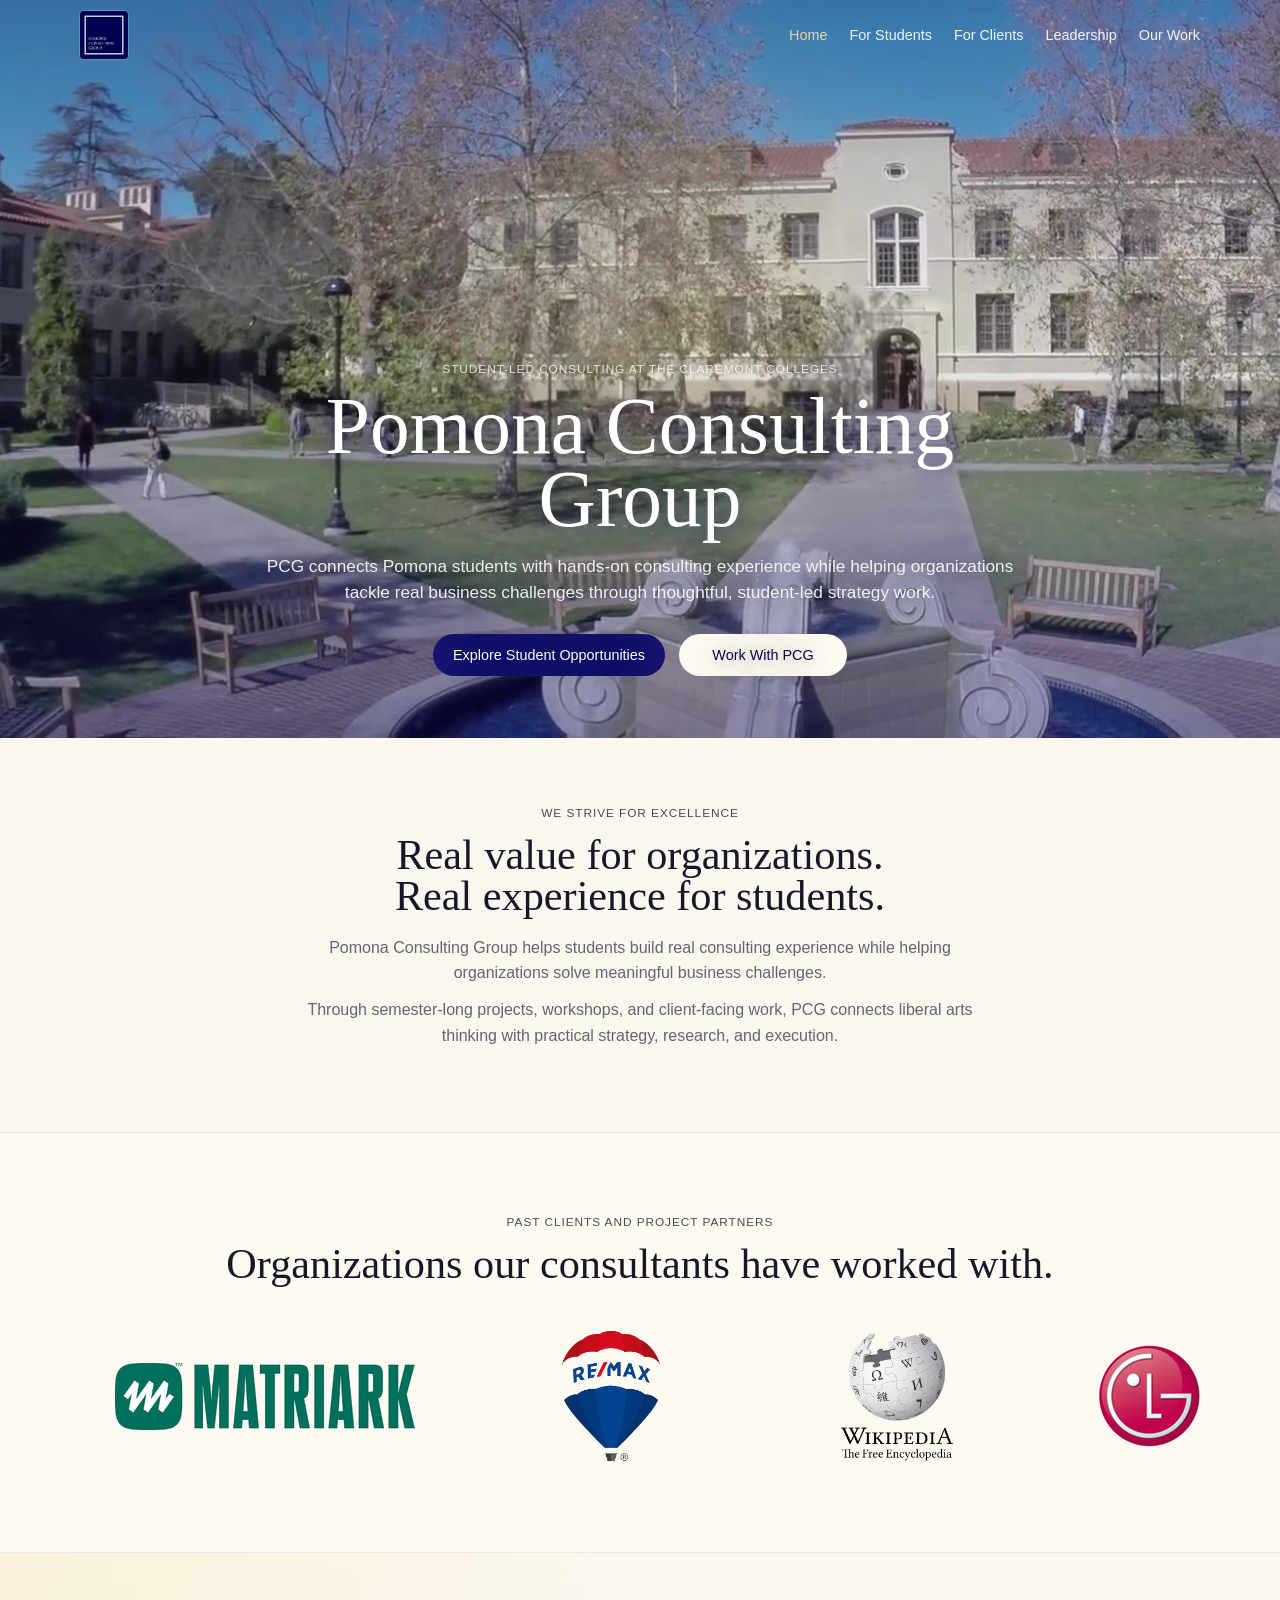
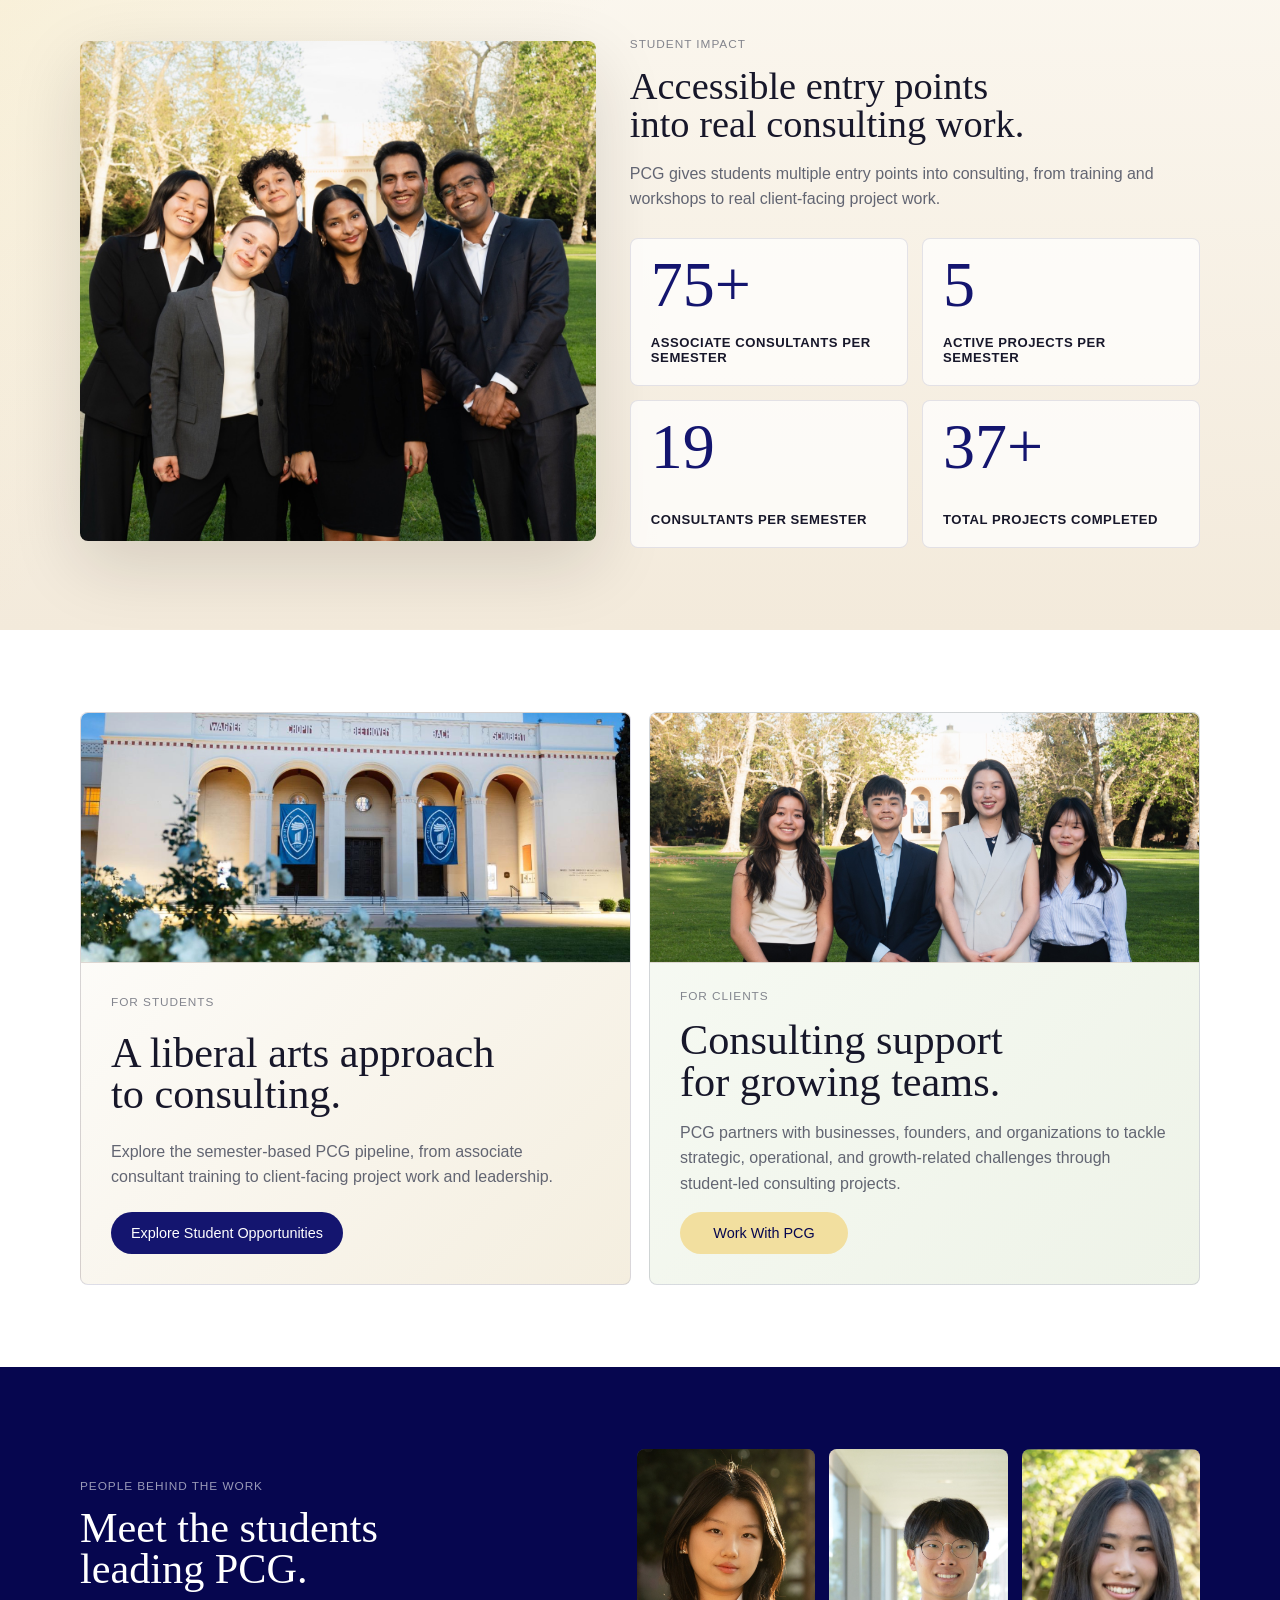
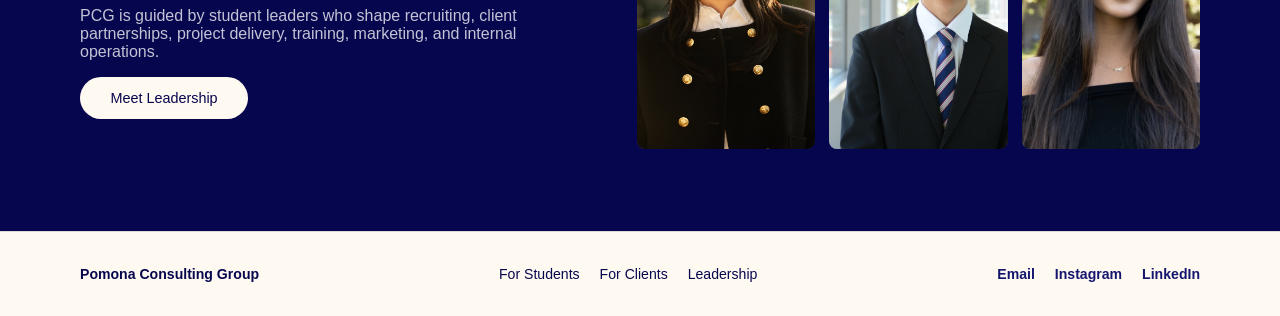
<file: index.html>
<!doctype html>
<html lang="en">
  <head>
    <meta charset="utf-8">
    <meta name="viewport" content="width=device-width, initial-scale=1">
    <meta name="description" content="Pomona Consulting Group connects students with applied consulting experience and helps organizations tackle real business challenges.">
    <title>Pomona Consulting Group</title>
    <link rel="icon" href="assets/pcg-logo.png" type="image/png">
    <link rel="apple-touch-icon" href="assets/pcg-logo.png">
    <link rel="stylesheet" href="styles.css">
  </head>
  <body>
    <div class="loader" aria-hidden="true">
      <div class="loader__pill">
        <span class="loader__spinner"></span>
        <span>welcome to PCG</span>
      </div>
    </div>

    <header class="site-header" data-header>
      <nav class="nav" aria-label="Primary navigation">
        <a class="nav__brand" href="index.html" aria-label="Pomona Consulting Group home">
          <img src="assets/pcg-logo.png" alt="Pomona Consulting Group">
        </a>
        <div class="nav__links">
          <a class="nav__link is-active" href="index.html">Home</a>
          <div class="nav__item nav__item--dropdown">
            <a class="nav__link" href="students.html">For Students</a>
            <div class="nav__dropdown" aria-label="For Students submenu">
              <a href="students.html">Overview</a>
              <a href="recruiting.html">Application Timeline</a>
              <a href="events.html">Workshops & Events</a>
            </div>
          </div>
          <a class="nav__link" href="clients.html">For Clients</a>
          <a class="nav__link" href="leadership.html">Leadership</a>
          <a class="nav__link" href="#work">Our Work</a>
        </div>
        <button class="nav__toggle" type="button" data-menu-toggle aria-label="Open menu">
          <span></span>
          <span></span>
        </button>
      </nav>
      <div class="mobile-menu" data-mobile-menu>
        <a href="index.html">Home</a>
        <a href="students.html">For Students</a>
        <a href="recruiting.html">Application Timeline</a>
        <a href="events.html">Workshops & Events</a>
        <a href="clients.html">For Clients</a>
        <a href="leadership.html">Leadership</a>
        <a href="#work">Our Work</a>
      </div>
    </header>

    <main>
      <section class="hero hero--home" id="top">
        <div class="hero__media" aria-hidden="true">
          <video class="hero__video" autoplay muted loop playsinline poster="assets/pomona-hero-poster.jpg">
            <source src="assets/pomona-hero.mp4" type="video/mp4">
          </video>
          <div class="hero__fallback"></div>
        </div>

        <div class="hero__content reveal">
          <p class="eyebrow">Student-led consulting at the Claremont Colleges</p>
          <h1 class="hero__title"><span>Pomona Consulting</span><span>Group</span></h1>
          <p class="hero__dek">PCG connects Pomona students with hands-on consulting experience while helping organizations tackle real business challenges through thoughtful, student-led strategy work.</p>
          <div class="hero__actions">
            <a class="button" href="students.html">Explore Student Opportunities</a>
            <a class="button button--light" href="clients.html">Work With PCG</a>
          </div>
        </div>
      </section>

      <section class="mission section-pad">
        <div class="mission__copy reveal">
          <p class="eyebrow">We Strive for Excellence</p>
          <h2>Real value for organizations. Real experience for students.</h2>
          <p>Pomona Consulting Group helps students build real consulting experience while helping organizations solve meaningful business challenges.</p>
          <p>Through semester-long projects, workshops, and client-facing work, PCG connects liberal arts thinking with practical strategy, research, and execution.</p>
        </div>
      </section>

      <section class="partners section-pad" id="work">
        <div class="section-heading section-heading--center reveal">
          <p class="eyebrow">Past clients and project partners</p>
          <h2>Organizations our consultants have worked with.</h2>
        </div>
        <div class="logo-marquee reveal" aria-label="Past client and project partner logos">
          <div class="logo-track">
            <div class="logo-card logo-card--wide logo-card--matriark"><img src="assets/logos-transparent/matriark.png" alt="Matriark"></div>
            <div class="logo-card logo-card--tall logo-card--remax"><img src="assets/logos-transparent/remax.png" alt="RE/MAX"></div>
            <div class="logo-card logo-card--wikipedia"><img src="assets/logos-transparent/wikipedia.png" alt="Wikipedia"></div>
            <div class="logo-card logo-card--lg"><img src="assets/logos-transparent/lg.png" alt="LG"></div>
            <div class="logo-card logo-card--wide logo-card--student-life"><img src="assets/logos-transparent/student-life.png" alt="The Student Life"></div>
            <div class="logo-card logo-card--wide logo-card--crew"><img src="assets/logos-transparent/crew.png" alt="CREW"></div>
            <div class="logo-card logo-card--boys-girls"><img src="assets/logos-transparent/boys-girls-clubs.png" alt="Boys and Girls Clubs of Metro Los Angeles"></div>
            <div class="logo-card logo-card--seal"><img src="assets/logos-transparent/city-santa-barbara.png" alt="City of Santa Barbara"></div>
            <div class="logo-card logo-card--wide logo-card--mouthfuel"><img src="assets/logos-transparent/mouthfuel.png" alt="Mouthfuel"></div>
            <div class="logo-card logo-card--access"><img src="assets/logos-transparent/access-global.png" alt="Access Global Group"></div>
            <div class="logo-card logo-card--wide logo-card--projexon"><img src="assets/logos-transparent/projexon.png" alt="Projexon"></div>
            <div class="logo-card logo-card--wide logo-card--matriark"><img src="assets/logos-transparent/matriark.png" alt="Matriark"></div>
            <div class="logo-card logo-card--tall logo-card--remax"><img src="assets/logos-transparent/remax.png" alt="RE/MAX"></div>
            <div class="logo-card logo-card--wikipedia"><img src="assets/logos-transparent/wikipedia.png" alt="Wikipedia"></div>
            <div class="logo-card logo-card--lg"><img src="assets/logos-transparent/lg.png" alt="LG"></div>
            <div class="logo-card logo-card--wide logo-card--student-life"><img src="assets/logos-transparent/student-life.png" alt="The Student Life"></div>
            <div class="logo-card logo-card--wide logo-card--crew"><img src="assets/logos-transparent/crew.png" alt="CREW"></div>
            <div class="logo-card logo-card--boys-girls"><img src="assets/logos-transparent/boys-girls-clubs.png" alt="Boys and Girls Clubs of Metro Los Angeles"></div>
            <div class="logo-card logo-card--seal"><img src="assets/logos-transparent/city-santa-barbara.png" alt="City of Santa Barbara"></div>
            <div class="logo-card logo-card--wide logo-card--mouthfuel"><img src="assets/logos-transparent/mouthfuel.png" alt="Mouthfuel"></div>
            <div class="logo-card logo-card--access"><img src="assets/logos-transparent/access-global.png" alt="Access Global Group"></div>
            <div class="logo-card logo-card--wide logo-card--projexon"><img src="assets/logos-transparent/projexon.png" alt="Projexon"></div>
          </div>
        </div>
      </section>

      <section class="metrics section-pad" id="impact">
        <div class="metrics__photo metrics__photo--full reveal" aria-hidden="true">
          <img src="assets/photos/home-impact-team.jpg" alt="">
        </div>
        <div class="metrics__content reveal">
          <p class="eyebrow">Student impact</p>
          <h2>Accessible entry points into real consulting work.</h2>
          <p>PCG gives students multiple entry points into consulting, from training and workshops to real client-facing project work.</p>
          <div class="metrics__grid">
            <div class="metric-card">
              <strong data-count="80" data-suffix="+">0</strong>
              <span>Associate Consultants Per Semester</span>
            </div>
            <div class="metric-card">
              <strong data-count="5">0</strong>
              <span>Active Projects Per Semester</span>
            </div>
            <div class="metric-card">
              <strong data-count="20">0</strong>
              <span>Consultants Per Semester</span>
            </div>
            <div class="metric-card">
              <strong data-count="40" data-suffix="+">0</strong>
              <span>Total Projects Completed</span>
            </div>
          </div>
        </div>
      </section>

      <section class="preview-grid section-pad">
        <article class="preview-card preview-card--students reveal" id="students">
          <div class="preview-card__image">
            <img src="assets/photos/home-liberal-arts.jpg" alt="Bridges Auditorium at Pomona College with blue campus banners">
          </div>
          <p class="eyebrow">For students</p>
          <h2>A liberal arts approach to consulting.</h2>
          <p>Explore the semester-based PCG pipeline, from associate consultant training to client-facing project work and leadership.</p>
          <a class="button" href="students.html">Explore Student Opportunities</a>
        </article>
        <article class="preview-card preview-card--clients reveal" id="clients">
          <div class="preview-card__image">
            <img src="assets/photos/home-clients-team.jpg" alt="PCG consultants standing together on campus">
          </div>
          <p class="eyebrow">For clients</p>
          <h2>Consulting support for growing teams.</h2>
          <p>PCG partners with businesses, founders, and organizations to tackle strategic, operational, and growth-related challenges through student-led consulting projects.</p>
          <a class="button button--warm" href="clients.html">Work With PCG</a>
        </article>
      </section>

      <section class="leadership-teaser section-pad">
        <div class="leadership-teaser__copy reveal">
          <p class="eyebrow">People behind the work</p>
          <h2>Meet the students leading PCG.</h2>
          <p>PCG is guided by student leaders who shape recruiting, client partnerships, project delivery, training, marketing, and internal operations.</p>
          <a class="button button--light" href="leadership.html">Meet Leadership</a>
        </div>
        <div class="portrait-stack reveal" aria-hidden="true">
          <div><img src="assets/photos/mentor-headshot-1.jpg" alt=""></div>
          <div><img src="assets/photos/mentor-headshot-2.jpg" alt=""></div>
          <div><img src="assets/photos/mentor-headshot-3.jpg" alt=""></div>
        </div>
      </section>
    </main>

    <footer class="footer">
      <strong>Pomona Consulting Group</strong>
      <div>
        <a href="students.html">For Students</a>
        <a href="clients.html">For Clients</a>
        <a href="leadership.html">Leadership</a>
      </div>
      <div>
        <a href="mailto:pomonaconsulting@gmail.com">Email</a>
        <a href="https://www.instagram.com/pomonaconsulting/" target="_blank" rel="noreferrer">Instagram</a>
        <a href="https://www.linkedin.com/company/pomona-consulting-group" target="_blank" rel="noreferrer">LinkedIn</a>
      </div>
    </footer>

    <script src="script.js"></script>
  </body>
</html>
</file>
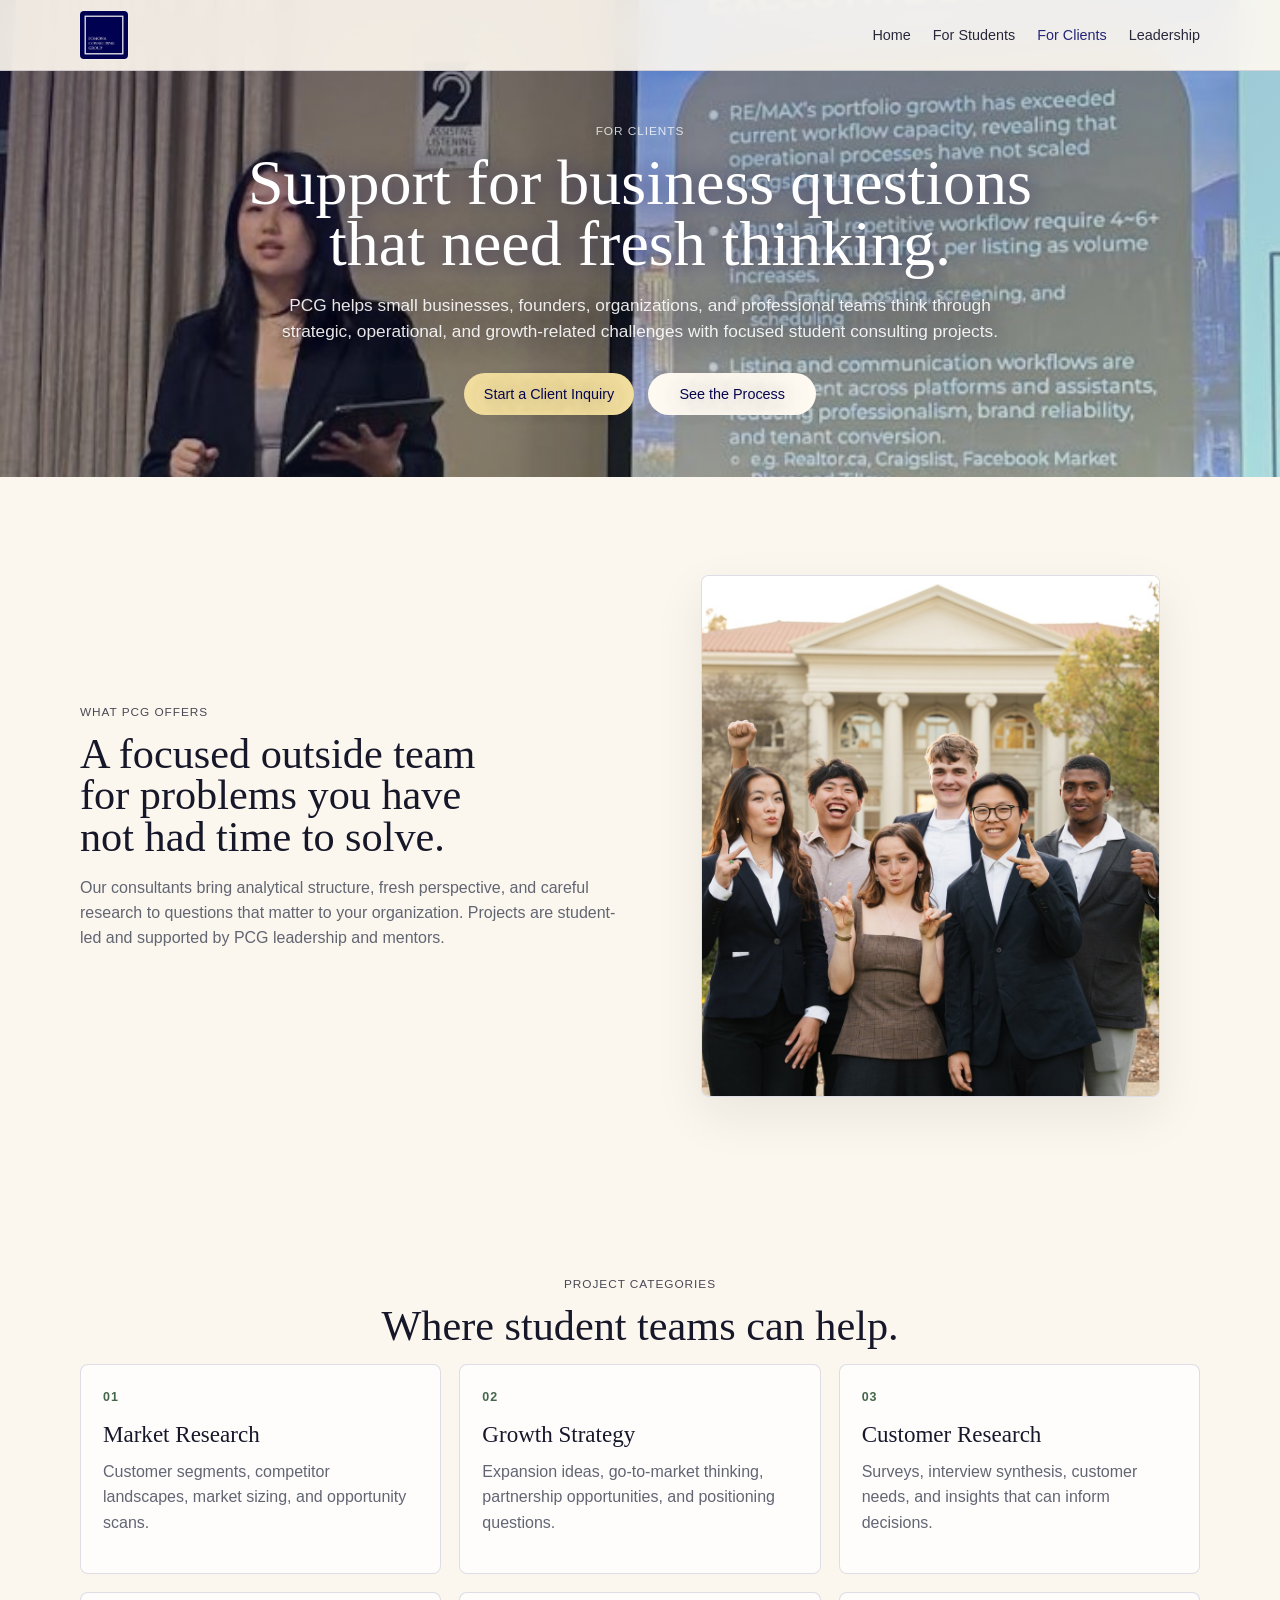
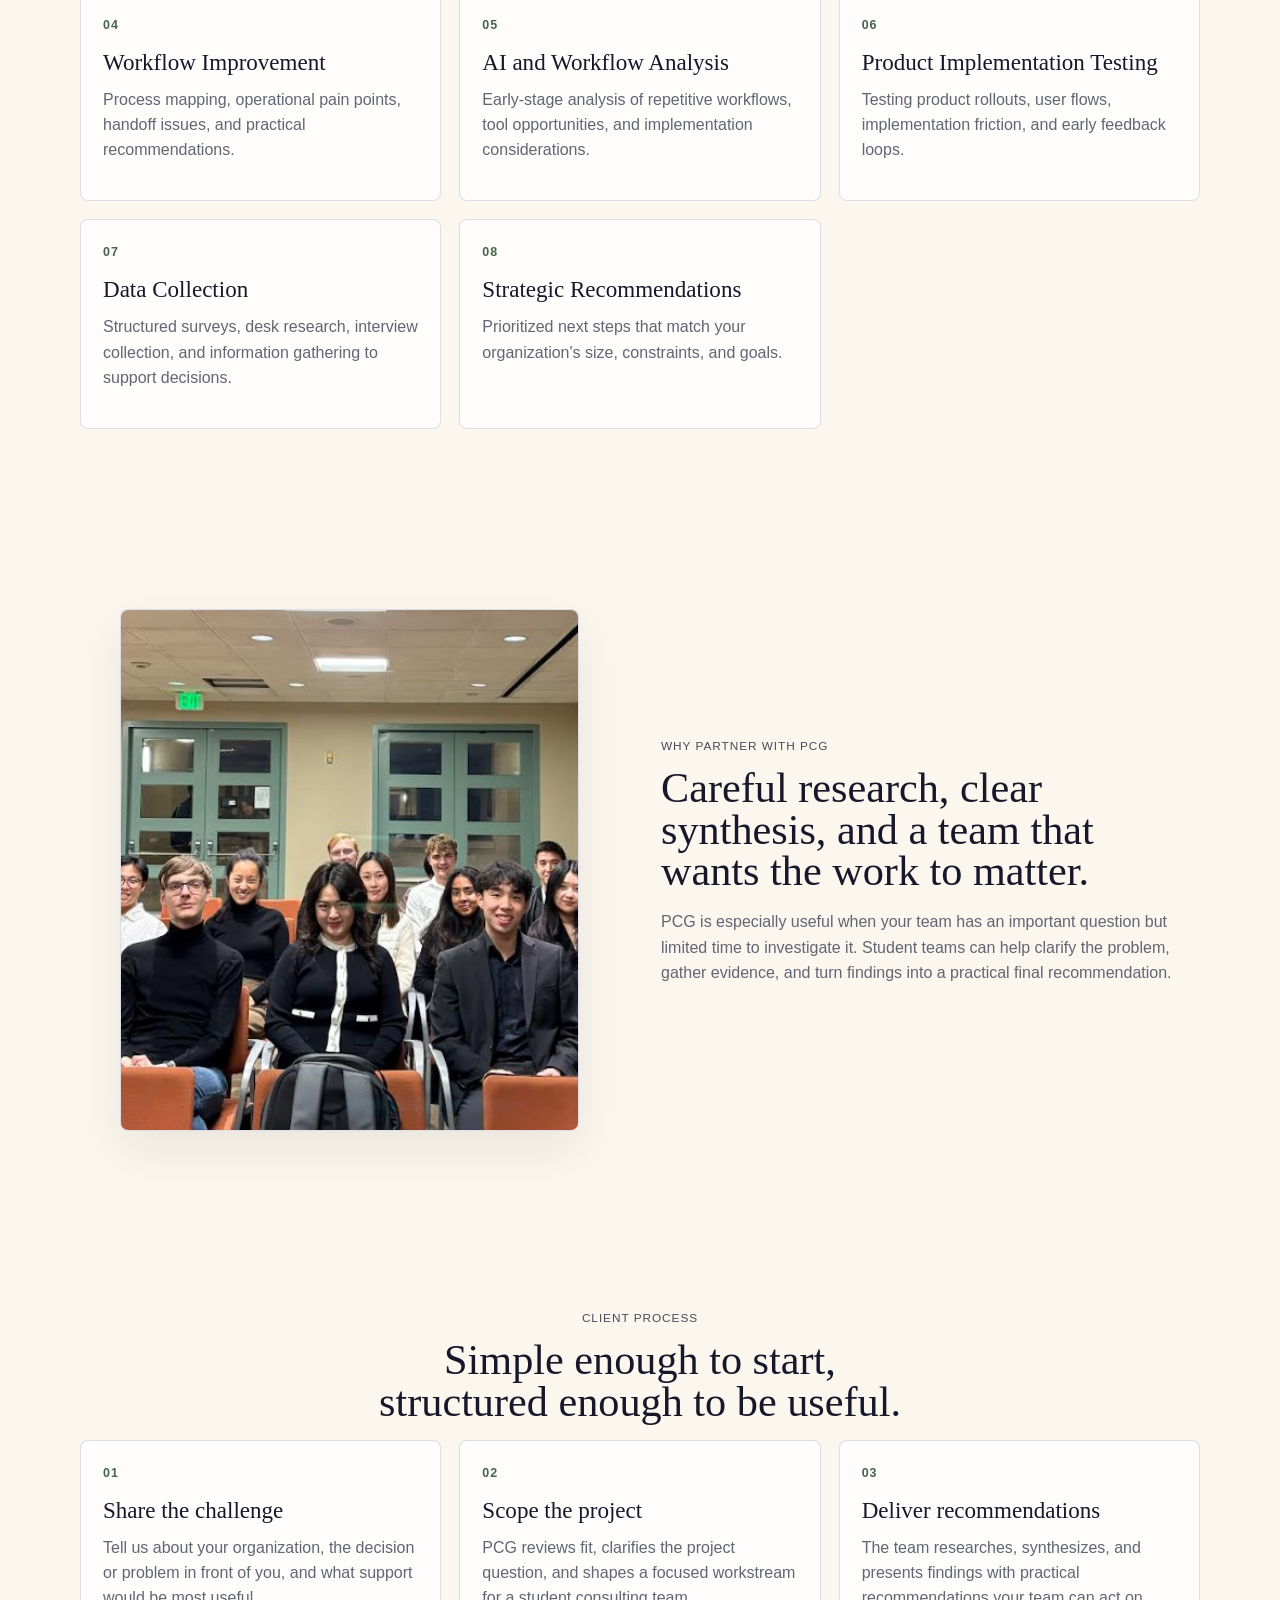
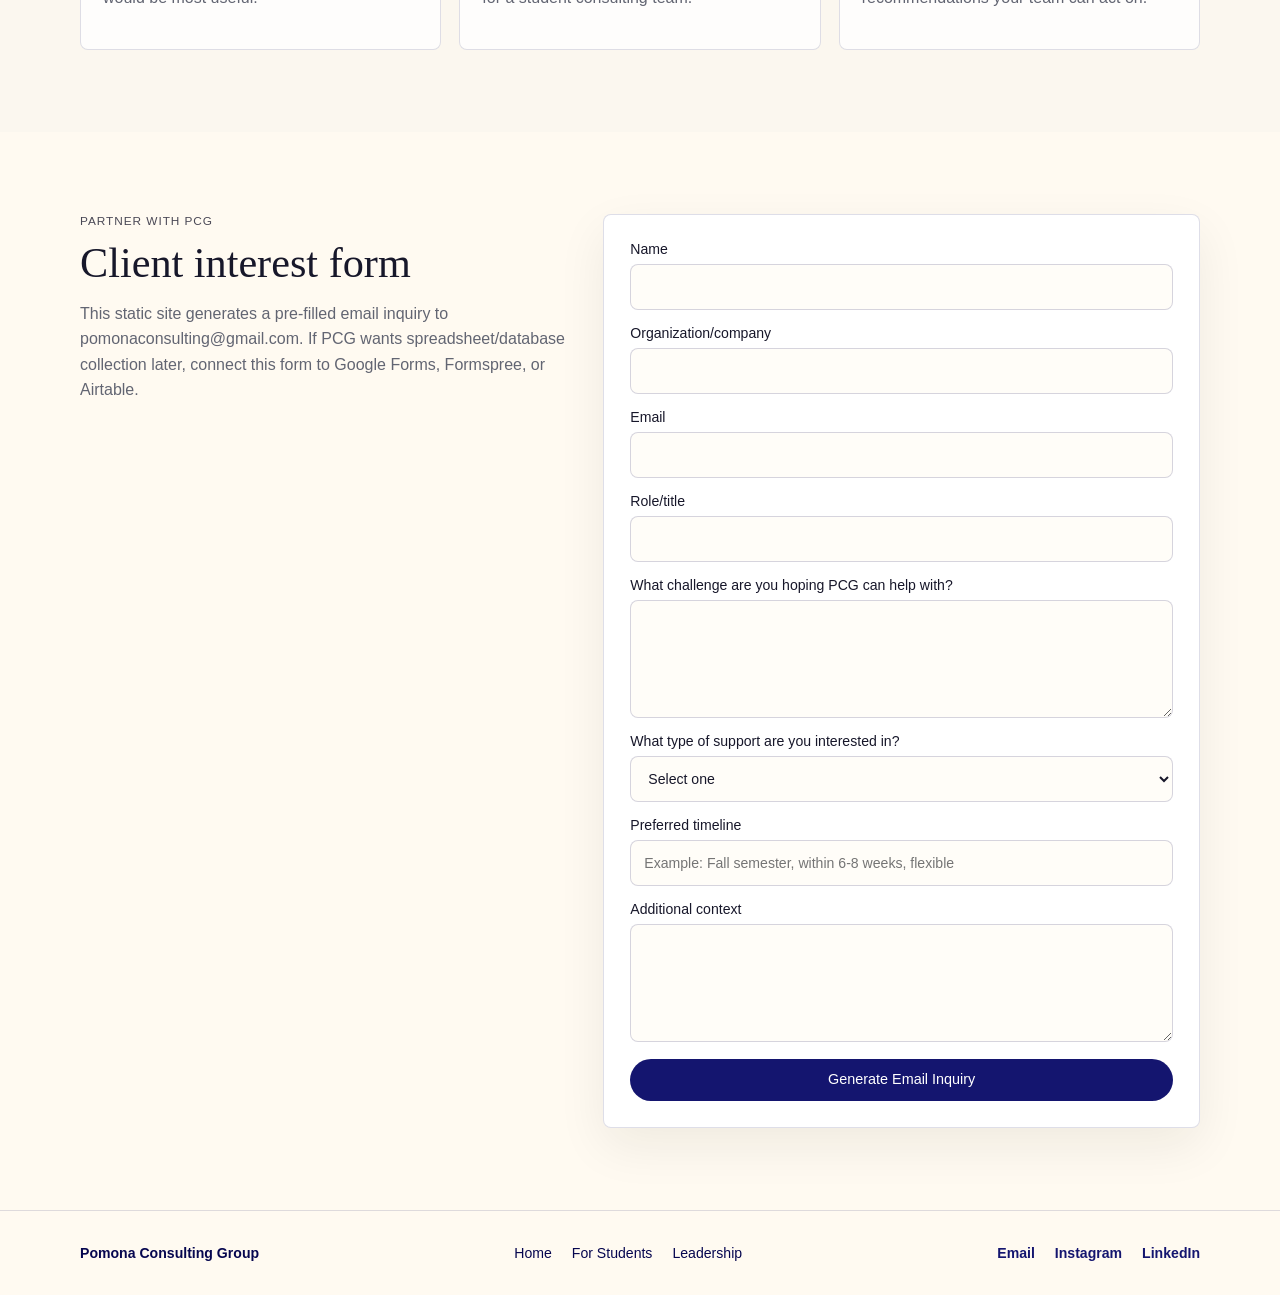
<file: clients.html>
<!doctype html>
<html lang="en">
  <head>
    <meta charset="utf-8">
    <meta name="viewport" content="width=device-width, initial-scale=1">
    <meta name="description" content="Partner with Pomona Consulting Group on student-led consulting projects for strategy, operations, research, and growth questions.">
    <title>For Clients | Pomona Consulting Group</title>
    <link rel="icon" href="assets/pcg-logo.png" type="image/png">
    <link rel="apple-touch-icon" href="assets/pcg-logo.png">
    <link rel="stylesheet" href="styles.css">
  </head>
  <body>
    <div class="loader" aria-hidden="true"><div class="loader__pill"><span class="loader__spinner"></span><span>welcome to PCG</span></div></div>

    <header class="site-header site-header--solid" data-header>
      <nav class="nav" aria-label="Primary navigation">
        <a class="nav__brand" href="index.html" aria-label="Pomona Consulting Group home"><img src="assets/pcg-logo.png" alt="Pomona Consulting Group"></a>
        <div class="nav__links"><a class="nav__link" href="index.html">Home</a><div class="nav__item nav__item--dropdown"><a class="nav__link" href="students.html">For Students</a><div class="nav__dropdown" aria-label="For Students submenu"><a href="students.html">Overview</a><a href="recruiting.html">Application Timeline</a><a href="events.html">Workshops & Events</a></div></div><a class="nav__link is-active" href="clients.html">For Clients</a><a class="nav__link" href="leadership.html">Leadership</a></div>
        <button class="nav__toggle" type="button" data-menu-toggle aria-label="Open menu"><span></span><span></span></button>
      </nav>
      <div class="mobile-menu" data-mobile-menu><a href="index.html">Home</a><a href="students.html">For Students</a><a href="recruiting.html">Application Timeline</a><a href="events.html">Workshops & Events</a><a href="clients.html">For Clients</a><a href="leadership.html">Leadership</a></div>
    </header>

    <main>
      <section class="hero hero--page hero--clients">
        <div class="hero__content reveal">
          <p class="eyebrow">For clients</p>
          <h1>Support for business questions that need fresh thinking.</h1>
          <p class="hero__dek">PCG helps small businesses, founders, organizations, and professional teams think through strategic, operational, and growth-related challenges with focused student consulting projects.</p>
          <div class="hero__actions"><a class="button button--warm" href="#client-interest">Start a Client Inquiry</a><a class="button button--light" href="#process">See the Process</a></div>
        </div>
      </section>

      <section class="page-section section-pad">
        <div class="photo-split">
          <div class="section-heading reveal">
            <p class="eyebrow">What PCG offers</p>
            <h2>A focused outside team for problems you have not had time to solve.</h2>
            <p>Our consultants bring analytical structure, fresh perspective, and careful research to questions that matter to your organization. Projects are student-led and supported by PCG leadership and mentors.</p>
          </div>
          <figure class="photo-card photo-card--presentation reveal">
            <img src="assets/photos/clients-team.jpg" alt="PCG project team outdoors">
          </figure>
        </div>
      </section>

      <section class="page-section section-pad">
        <div class="section-heading section-heading--center reveal">
          <p class="eyebrow">Project categories</p>
          <h2>Where student teams can help.</h2>
        </div>
        <div class="project-grid reveal">
          <article class="detail-card"><span>01</span><h3>Market Research</h3><p>Customer segments, competitor landscapes, market sizing, and opportunity scans.</p></article>
          <article class="detail-card"><span>02</span><h3>Growth Strategy</h3><p>Expansion ideas, go-to-market thinking, partnership opportunities, and positioning questions.</p></article>
          <article class="detail-card"><span>03</span><h3>Customer Research</h3><p>Surveys, interview synthesis, customer needs, and insights that can inform decisions.</p></article>
          <article class="detail-card"><span>04</span><h3>Workflow Improvement</h3><p>Process mapping, operational pain points, handoff issues, and practical recommendations.</p></article>
          <article class="detail-card"><span>05</span><h3>AI and Workflow Analysis</h3><p>Early-stage analysis of repetitive workflows, tool opportunities, and implementation considerations.</p></article>
          <article class="detail-card"><span>06</span><h3>Product Implementation Testing</h3><p>Testing product rollouts, user flows, implementation friction, and early feedback loops.</p></article>
          <article class="detail-card"><span>07</span><h3>Data Collection</h3><p>Structured surveys, desk research, interview collection, and information gathering to support decisions.</p></article>
          <article class="detail-card"><span>08</span><h3>Strategic Recommendations</h3><p>Prioritized next steps that match your organization's size, constraints, and goals.</p></article>
        </div>
      </section>

      <section class="page-section section-pad">
        <div class="photo-split">
          <figure class="photo-card reveal">
            <img src="assets/photos/clients-boba.jpg" alt="PCG students together after final presentations">
          </figure>
          <div class="section-heading reveal">
            <p class="eyebrow">Why partner with PCG</p>
            <h2>Careful research, clear synthesis, and a team that wants the work to matter.</h2>
            <p>PCG is especially useful when your team has an important question but limited time to investigate it. Student teams can help clarify the problem, gather evidence, and turn findings into a practical final recommendation.</p>
          </div>
        </div>
      </section>

      <section class="page-section section-pad" id="process">
        <div class="section-heading section-heading--center reveal">
          <p class="eyebrow">Client process</p>
          <h2>Simple enough to start, structured enough to be useful.</h2>
        </div>
        <div class="detail-grid reveal">
          <article class="process-card"><span>01</span><h3>Share the challenge</h3><p>Tell us about your organization, the decision or problem in front of you, and what support would be most useful.</p></article>
          <article class="process-card"><span>02</span><h3>Scope the project</h3><p>PCG reviews fit, clarifies the project question, and shapes a focused workstream for a student consulting team.</p></article>
          <article class="process-card"><span>03</span><h3>Deliver recommendations</h3><p>The team researches, synthesizes, and presents findings with practical recommendations your team can act on.</p></article>
        </div>
      </section>

      <section class="form-panel section-pad" id="client-interest">
        <div class="section-heading reveal">
          <p class="eyebrow">Partner with PCG</p>
          <h2>Client interest form</h2>
          <p>This static site generates a pre-filled email inquiry to <a href="mailto:pomonaconsulting@gmail.com">pomonaconsulting@gmail.com</a>. If PCG wants spreadsheet/database collection later, connect this form to Google Forms, Formspree, or Airtable.</p>
        </div>
        <form class="interest-form reveal" data-mailto="pomonaconsulting@gmail.com" data-subject="PCG Client Interest">
          <label>Name <input name="Name" autocomplete="name" required></label>
          <label>Organization/company <input name="Organization/company" required></label>
          <label>Email <input type="email" name="Email" autocomplete="email" required></label>
          <label>Role/title <input name="Role/title"></label>
          <label>What challenge are you hoping PCG can help with? <textarea name="Challenge" rows="4" required></textarea></label>
          <label>What type of support are you interested in?
            <select name="Support type" required>
              <option value="">Select one</option>
              <option>Market research</option>
              <option>Growth strategy</option>
              <option>Workflow or operational improvement</option>
              <option>Customer research</option>
              <option>AI/workflow analysis</option>
              <option>Product implementation testing</option>
              <option>Data collection</option>
              <option>Strategic recommendations</option>
              <option>Not sure yet</option>
            </select>
          </label>
          <label>Preferred timeline <input name="Preferred timeline" placeholder="Example: Fall semester, within 6-8 weeks, flexible"></label>
          <label>Additional context <textarea name="Additional context" rows="4"></textarea></label>
          <button class="button" type="submit">Generate Email Inquiry</button>
        </form>
      </section>
    </main>

    <footer class="footer">
      <strong>Pomona Consulting Group</strong>
      <div><a href="index.html">Home</a><a href="students.html">For Students</a><a href="leadership.html">Leadership</a></div>
      <div><a href="mailto:pomonaconsulting@gmail.com">Email</a><a href="https://www.instagram.com/pomonaconsulting/" target="_blank" rel="noreferrer">Instagram</a><a href="https://www.linkedin.com/company/pomona-consulting-group" target="_blank" rel="noreferrer">LinkedIn</a></div>
    </footer>
    <script src="script.js"></script>
  </body>
</html>
</file>
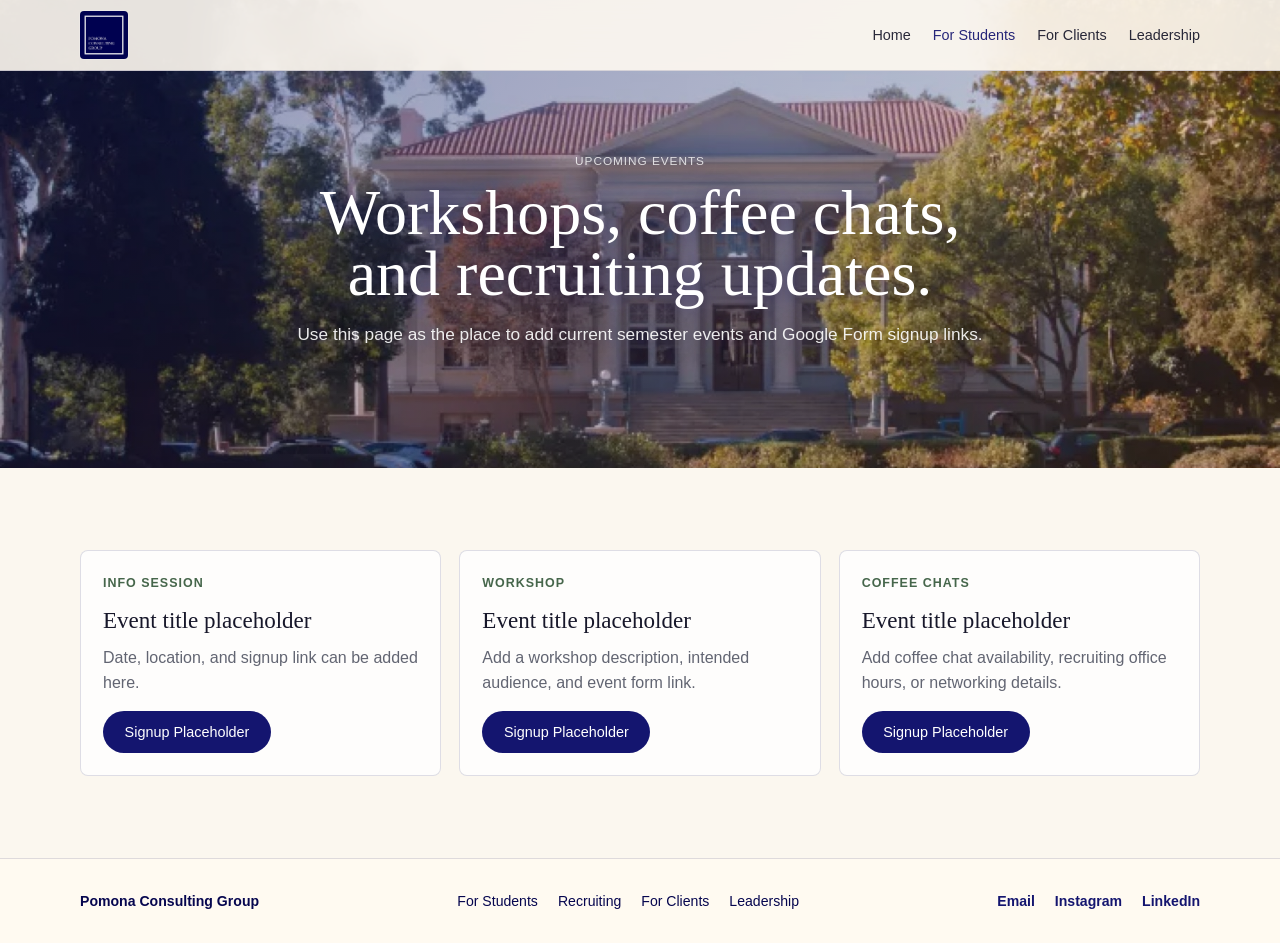
<file: events.html>
<!doctype html>
<html lang="en">
  <head>
    <meta charset="utf-8">
    <meta name="viewport" content="width=device-width, initial-scale=1">
    <meta name="description" content="Upcoming Pomona Consulting Group events, workshops, coffee chats, and application reminders.">
    <title>Upcoming Events | Pomona Consulting Group</title>
    <link rel="icon" href="assets/pcg-logo.png" type="image/png">
    <link rel="apple-touch-icon" href="assets/pcg-logo.png">
    <link rel="stylesheet" href="styles.css">
  </head>
  <body>
    <div class="loader" aria-hidden="true"><div class="loader__pill"><span class="loader__spinner"></span><span>welcome to PCG</span></div></div>
    <header class="site-header site-header--solid" data-header>
      <nav class="nav" aria-label="Primary navigation">
        <a class="nav__brand" href="index.html" aria-label="Pomona Consulting Group home"><img src="assets/pcg-logo.png" alt="Pomona Consulting Group"></a>
        <div class="nav__links"><a class="nav__link" href="index.html">Home</a><div class="nav__item nav__item--dropdown"><a class="nav__link is-active" href="students.html">For Students</a><div class="nav__dropdown" aria-label="For Students submenu"><a href="students.html">Overview</a><a href="recruiting.html">Application Timeline</a><a href="events.html">Workshops & Events</a></div></div><a class="nav__link" href="clients.html">For Clients</a><a class="nav__link" href="leadership.html">Leadership</a></div>
        <button class="nav__toggle" type="button" data-menu-toggle aria-label="Open menu"><span></span><span></span></button>
      </nav>
      <div class="mobile-menu" data-mobile-menu><a href="index.html">Home</a><a href="students.html">For Students</a><a href="recruiting.html">Application Timeline</a><a href="events.html">Workshops & Events</a><a href="clients.html">For Clients</a><a href="leadership.html">Leadership</a></div>
    </header>
    <main>
      <section class="hero hero--page hero--students">
        <div class="hero__content reveal">
          <p class="eyebrow">Upcoming events</p>
          <h1>Workshops, coffee chats, and recruiting updates.</h1>
          <p class="hero__dek">Use this page as the place to add current semester events and Google Form signup links.</p>
        </div>
      </section>
      <section class="page-section section-pad">
        <div class="detail-grid reveal">
          <article class="detail-card"><span>Info Session</span><h3>Event title placeholder</h3><p>Date, location, and signup link can be added here.</p><a class="button" href="#">Signup Placeholder</a></article>
          <article class="detail-card"><span>Workshop</span><h3>Event title placeholder</h3><p>Add a workshop description, intended audience, and event form link.</p><a class="button" href="#">Signup Placeholder</a></article>
          <article class="detail-card"><span>Coffee Chats</span><h3>Event title placeholder</h3><p>Add coffee chat availability, recruiting office hours, or networking details.</p><a class="button" href="#">Signup Placeholder</a></article>
        </div>
      </section>
    </main>
    <footer class="footer">
      <strong>Pomona Consulting Group</strong>
      <div><a href="students.html">For Students</a><a href="recruiting.html">Recruiting</a><a href="clients.html">For Clients</a><a href="leadership.html">Leadership</a></div>
      <div><a href="mailto:pomonaconsulting@gmail.com">Email</a><a href="https://www.instagram.com/pomonaconsulting/" target="_blank" rel="noreferrer">Instagram</a><a href="https://www.linkedin.com/company/pomona-consulting-group" target="_blank" rel="noreferrer">LinkedIn</a></div>
    </footer>
    <script src="script.js"></script>
  </body>
</html>
</file>
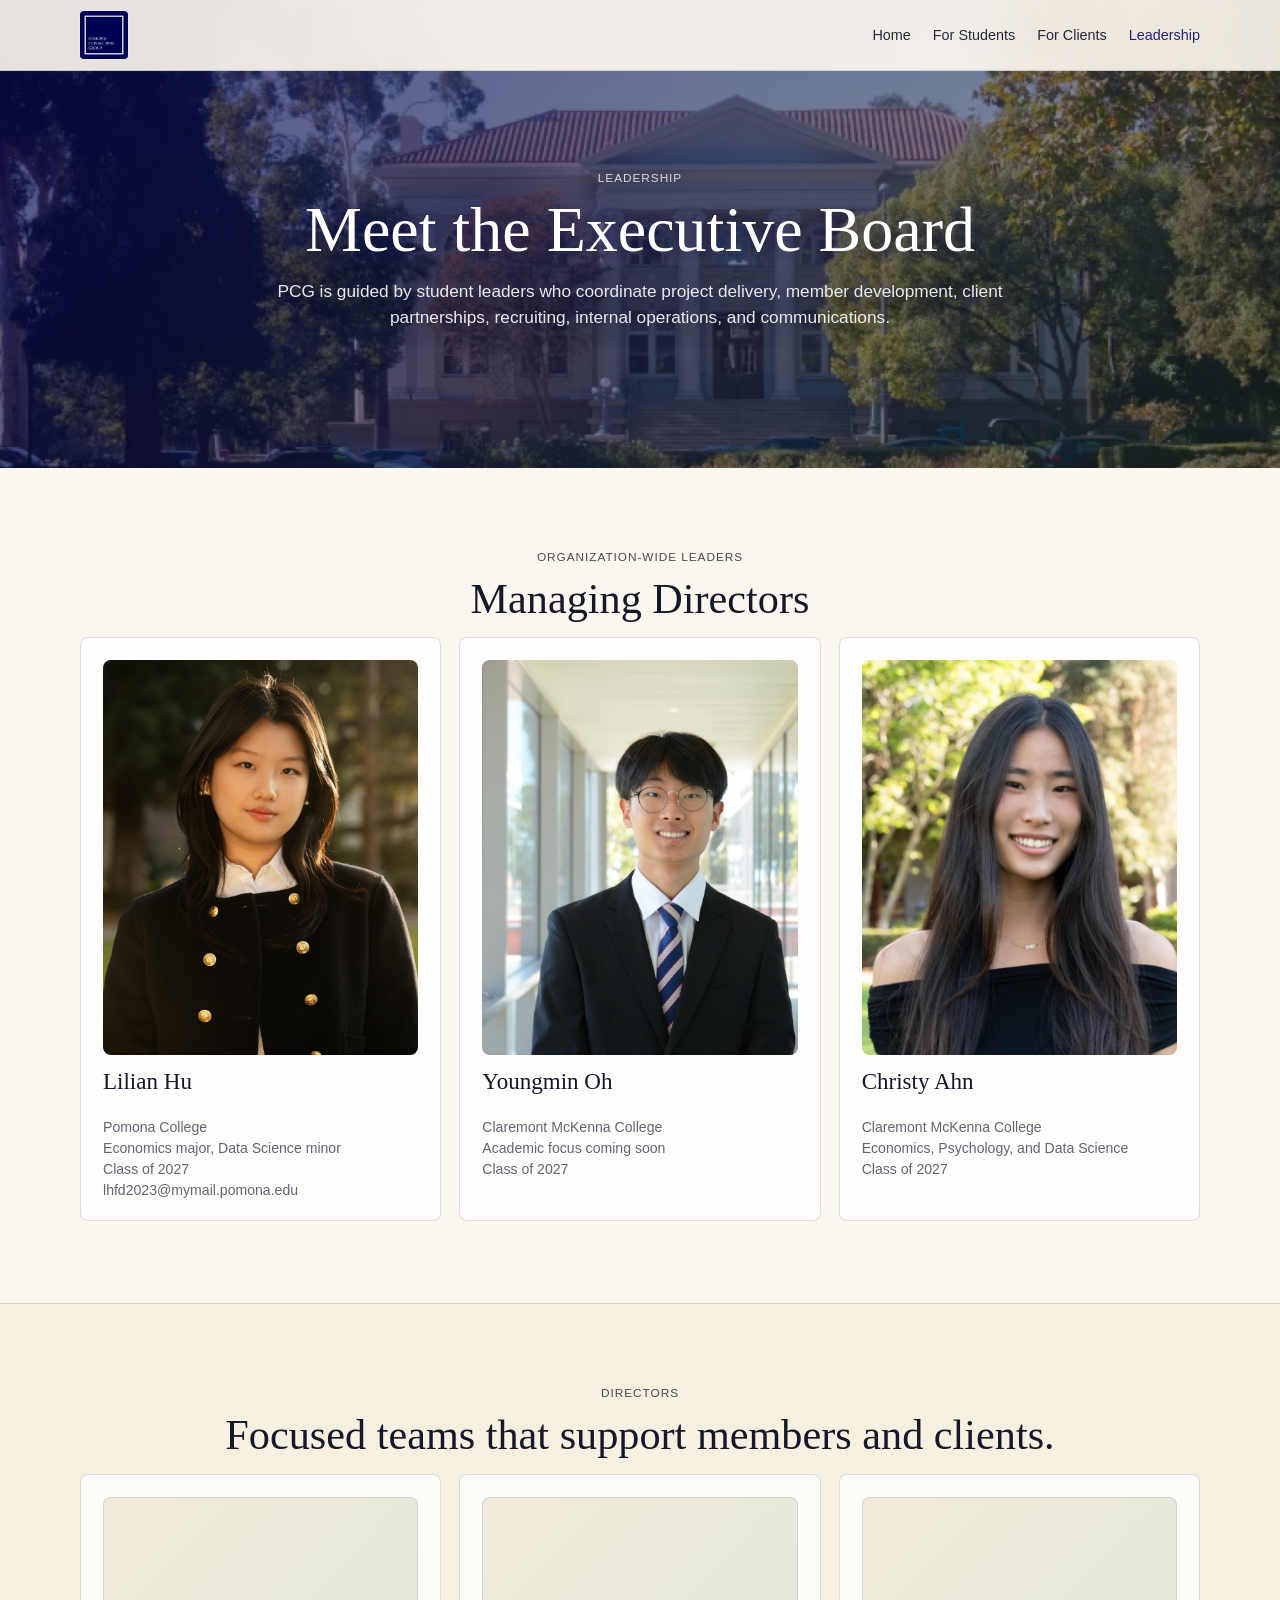
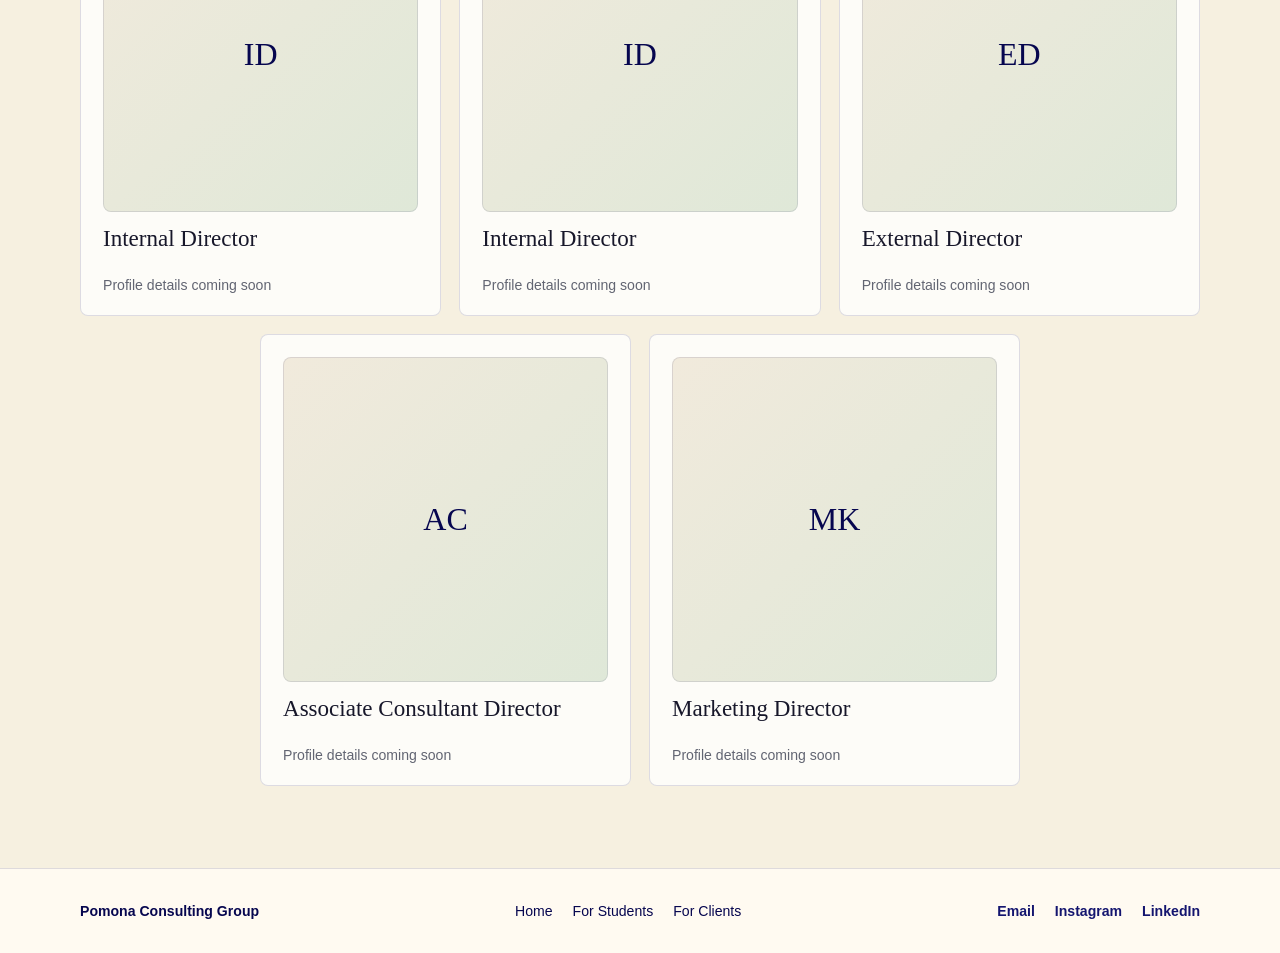
<file: leadership.html>
<!doctype html>
<html lang="en">
  <head>
    <meta charset="utf-8">
    <meta name="viewport" content="width=device-width, initial-scale=1">
    <meta name="description" content="Meet the executive board structure behind Pomona Consulting Group.">
    <title>Leadership | Pomona Consulting Group</title>
    <link rel="icon" href="assets/pcg-logo.png" type="image/png">
    <link rel="apple-touch-icon" href="assets/pcg-logo.png">
    <link rel="stylesheet" href="styles.css">
  </head>
  <body>
    <div class="loader" aria-hidden="true"><div class="loader__pill"><span class="loader__spinner"></span><span>welcome to PCG</span></div></div>

    <header class="site-header site-header--solid" data-header>
      <nav class="nav" aria-label="Primary navigation">
        <a class="nav__brand" href="index.html" aria-label="Pomona Consulting Group home"><img src="assets/pcg-logo.png" alt="Pomona Consulting Group"></a>
        <div class="nav__links"><a class="nav__link" href="index.html">Home</a><div class="nav__item nav__item--dropdown"><a class="nav__link" href="students.html">For Students</a><div class="nav__dropdown" aria-label="For Students submenu"><a href="students.html">Overview</a><a href="recruiting.html">Application Timeline</a><a href="events.html">Workshops & Events</a></div></div><a class="nav__link" href="clients.html">For Clients</a><a class="nav__link is-active" href="leadership.html">Leadership</a></div>
        <button class="nav__toggle" type="button" data-menu-toggle aria-label="Open menu"><span></span><span></span></button>
      </nav>
      <div class="mobile-menu" data-mobile-menu><a href="index.html">Home</a><a href="students.html">For Students</a><a href="recruiting.html">Application Timeline</a><a href="events.html">Workshops & Events</a><a href="clients.html">For Clients</a><a href="leadership.html">Leadership</a></div>
    </header>

    <main>
      <section class="hero hero--page hero--leadership">
        <div class="hero__content reveal">
          <p class="eyebrow">Leadership</p>
          <h1>Meet the Executive Board</h1>
          <p class="hero__dek">PCG is guided by student leaders who coordinate project delivery, member development, client partnerships, recruiting, internal operations, and communications.</p>
        </div>
      </section>

      <section class="page-section section-pad">
        <div class="section-heading section-heading--center reveal">
          <p class="eyebrow">Organization-wide leaders</p>
          <h2>Managing Directors</h2>
        </div>
        <div class="profile-grid profile-grid--md reveal">
          <article class="profile-card profile-card--md">
            <div class="profile-photo profile-photo--headshot profile-photo--left"><img src="assets/photos/mentor-headshot-1.jpg" alt="Lilian Hu"></div>
            <h3>Lilian Hu</h3>
            <div class="profile-meta"><span>Pomona College</span><span>Economics major, Data Science minor</span><span>Class of 2027</span><a href="mailto:lhfd2023@mymail.pomona.edu">lhfd2023@mymail.pomona.edu</a></div>
          </article>
          <article class="profile-card profile-card--md">
            <div class="profile-photo profile-photo--headshot profile-photo--middle"><img src="assets/photos/mentor-headshot-2.jpg" alt="Youngmin Oh"></div>
            <h3>Youngmin Oh</h3>
            <div class="profile-meta"><span>Claremont McKenna College</span><span>Academic focus coming soon</span><span>Class of 2027</span></div>
          </article>
          <article class="profile-card profile-card--md">
            <div class="profile-photo profile-photo--headshot profile-photo--right"><img src="assets/photos/mentor-headshot-3.jpg" alt="Christy Ahn"></div>
            <h3>Christy Ahn</h3>
            <div class="profile-meta"><span>Claremont McKenna College</span><span>Economics, Psychology, and Data Science</span><span>Class of 2027</span></div>
          </article>
        </div>
      </section>

      <section class="page-section section-pad directors-section">
        <div class="section-heading section-heading--center reveal">
          <p class="eyebrow">Directors</p>
          <h2>Focused teams that support members and clients.</h2>
        </div>
        <div class="directors-layout reveal">
          <div class="directors-row">
            <article class="profile-card">
              <div class="profile-photo">ID</div>
              <h3>Internal Director</h3>
              <div class="profile-meta"><span>Profile details coming soon</span></div>
            </article>
            <article class="profile-card">
              <div class="profile-photo">ID</div>
              <h3>Internal Director</h3>
              <div class="profile-meta"><span>Profile details coming soon</span></div>
            </article>
            <article class="profile-card">
              <div class="profile-photo">ED</div>
              <h3>External Director</h3>
              <div class="profile-meta"><span>Profile details coming soon</span></div>
            </article>
          </div>
          <div class="directors-row directors-row--center">
            <article class="profile-card">
              <div class="profile-photo">AC</div>
              <h3>Associate Consultant Director</h3>
              <div class="profile-meta"><span>Profile details coming soon</span></div>
            </article>
            <article class="profile-card">
              <div class="profile-photo">MK</div>
              <h3>Marketing Director</h3>
              <div class="profile-meta"><span>Profile details coming soon</span></div>
            </article>
          </div>
        </div>
      </section>
    </main>

    <footer class="footer">
      <strong>Pomona Consulting Group</strong>
      <div><a href="index.html">Home</a><a href="students.html">For Students</a><a href="clients.html">For Clients</a></div>
      <div><a href="mailto:pomonaconsulting@gmail.com">Email</a><a href="https://www.instagram.com/pomonaconsulting/" target="_blank" rel="noreferrer">Instagram</a><a href="https://www.linkedin.com/company/pomona-consulting-group" target="_blank" rel="noreferrer">LinkedIn</a></div>
    </footer>
    <script src="script.js"></script>
  </body>
</html>
</file>
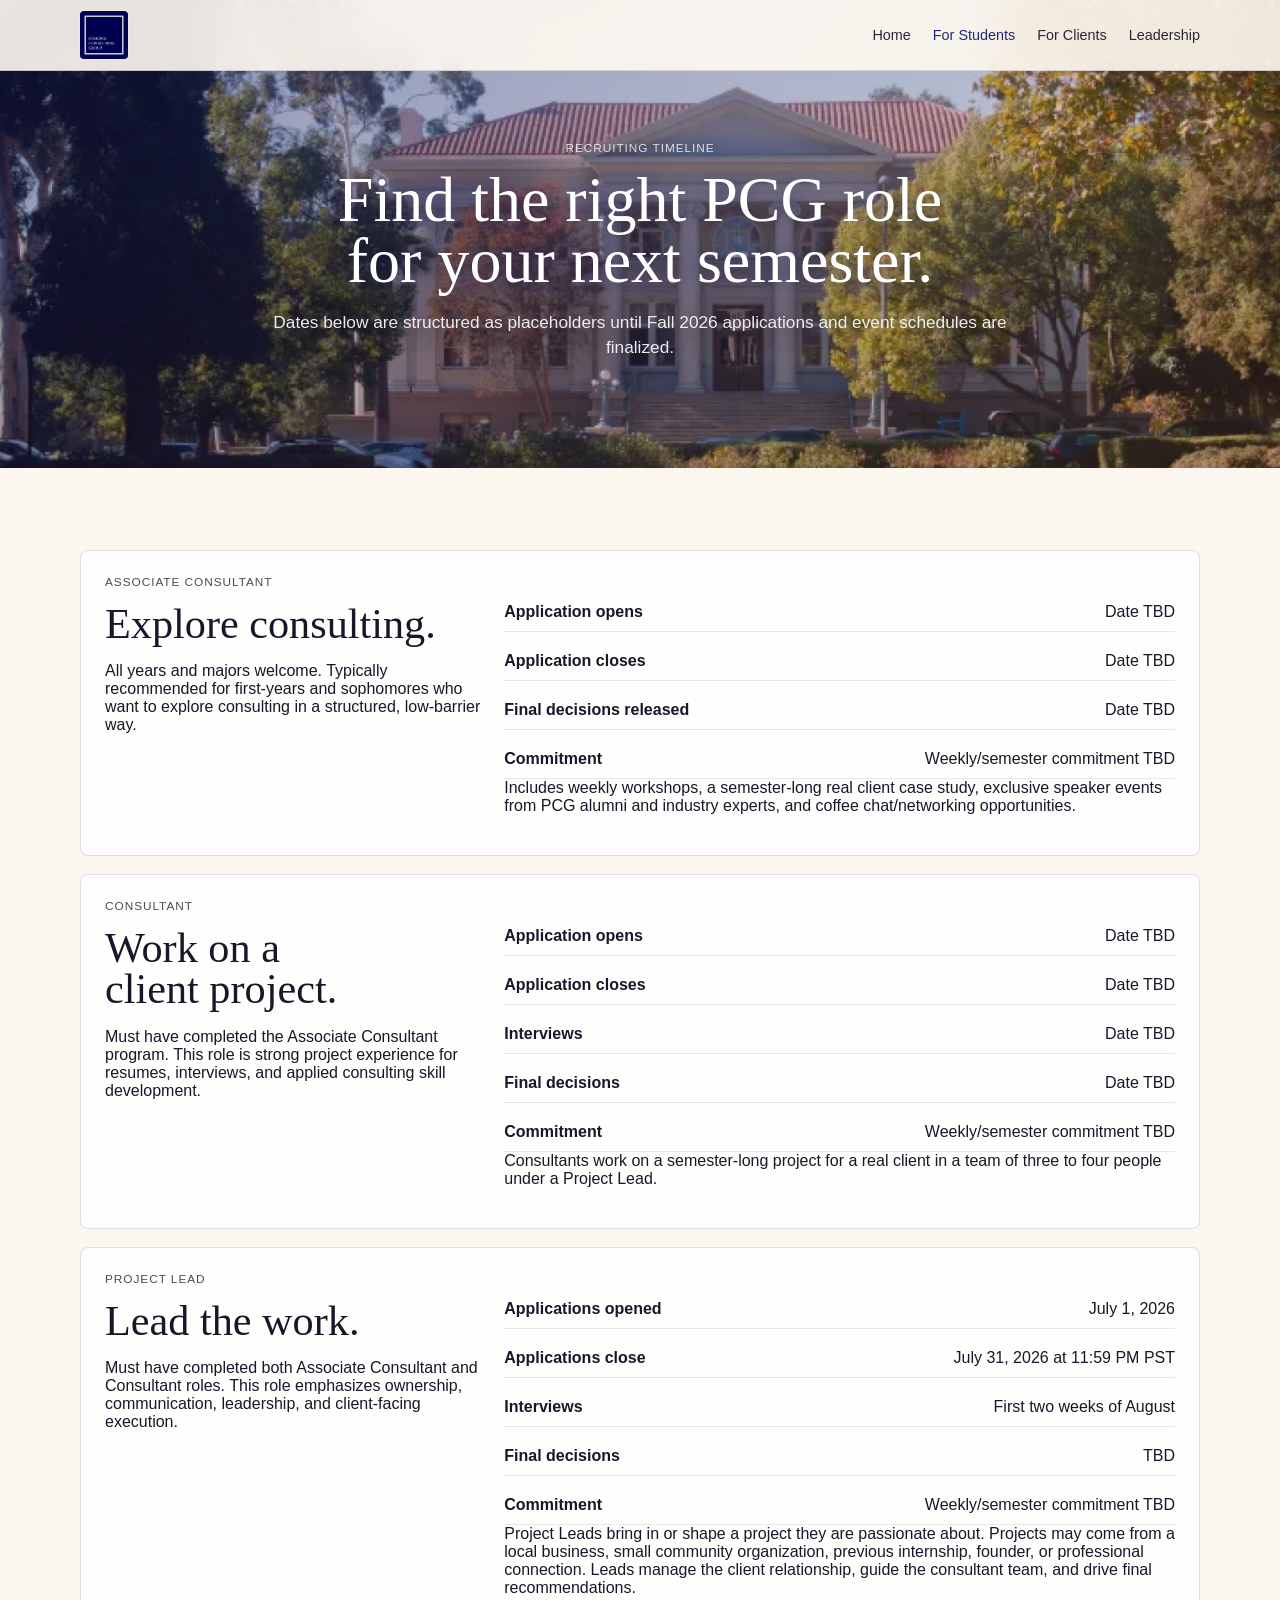
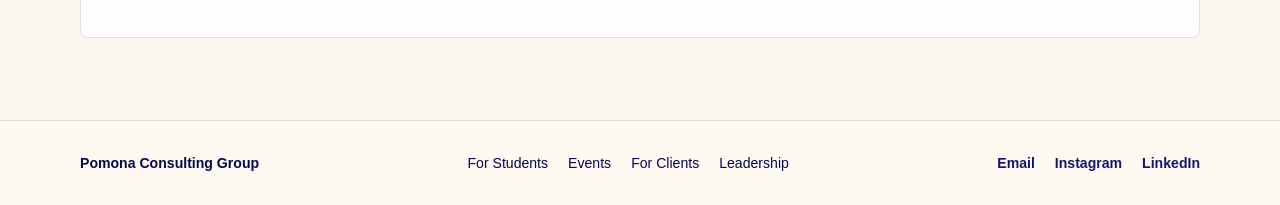
<file: recruiting.html>
<!doctype html>
<html lang="en">
  <head>
    <meta charset="utf-8">
    <meta name="viewport" content="width=device-width, initial-scale=1">
    <meta name="description" content="Pomona Consulting Group recruiting timeline for Associate Consultant, Consultant, and Project Lead roles.">
    <title>Recruiting Timeline | Pomona Consulting Group</title>
    <link rel="icon" href="assets/pcg-logo.png" type="image/png">
    <link rel="apple-touch-icon" href="assets/pcg-logo.png">
    <link rel="stylesheet" href="styles.css">
  </head>
  <body>
    <div class="loader" aria-hidden="true"><div class="loader__pill"><span class="loader__spinner"></span><span>welcome to PCG</span></div></div>
    <header class="site-header site-header--solid" data-header>
      <nav class="nav" aria-label="Primary navigation">
        <a class="nav__brand" href="index.html" aria-label="Pomona Consulting Group home"><img src="assets/pcg-logo.png" alt="Pomona Consulting Group"></a>
        <div class="nav__links"><a class="nav__link" href="index.html">Home</a><div class="nav__item nav__item--dropdown"><a class="nav__link is-active" href="students.html">For Students</a><div class="nav__dropdown" aria-label="For Students submenu"><a href="students.html">Overview</a><a href="recruiting.html">Application Timeline</a><a href="events.html">Workshops & Events</a></div></div><a class="nav__link" href="clients.html">For Clients</a><a class="nav__link" href="leadership.html">Leadership</a></div>
        <button class="nav__toggle" type="button" data-menu-toggle aria-label="Open menu"><span></span><span></span></button>
      </nav>
      <div class="mobile-menu" data-mobile-menu><a href="index.html">Home</a><a href="students.html">For Students</a><a href="recruiting.html">Application Timeline</a><a href="events.html">Workshops & Events</a><a href="clients.html">For Clients</a><a href="leadership.html">Leadership</a></div>
    </header>

    <main>
      <section class="hero hero--page hero--students">
        <div class="hero__content reveal">
          <p class="eyebrow">Recruiting timeline</p>
          <h1>Find the right PCG role for your next semester.</h1>
          <p class="hero__dek">Dates below are structured as placeholders until Fall 2026 applications and event schedules are finalized.</p>
        </div>
      </section>

      <section class="page-section section-pad">
        <div class="timeline-list">
          <article class="timeline-role reveal" id="ac">
            <div>
              <p class="eyebrow">Associate Consultant</p>
              <h2>Explore consulting.</h2>
              <p>All years and majors welcome. Typically recommended for first-years and sophomores who want to explore consulting in a structured, low-barrier way.</p>
            </div>
            <div>
              <ul class="date-list">
                <li><strong>Application opens</strong><span>Date TBD</span></li>
                <li><strong>Application closes</strong><span>Date TBD</span></li>
                <li><strong>Final decisions released</strong><span>Date TBD</span></li>
                <li><strong>Commitment</strong><span>Weekly/semester commitment TBD</span></li>
              </ul>
              <p>Includes weekly workshops, a semester-long real client case study, exclusive speaker events from PCG alumni and industry experts, and coffee chat/networking opportunities.</p>
            </div>
          </article>

          <article class="timeline-role reveal" id="consultant">
            <div>
              <p class="eyebrow">Consultant</p>
              <h2>Work on a client project.</h2>
              <p>Must have completed the Associate Consultant program. This role is strong project experience for resumes, interviews, and applied consulting skill development.</p>
            </div>
            <div>
              <ul class="date-list">
                <li><strong>Application opens</strong><span>Date TBD</span></li>
                <li><strong>Application closes</strong><span>Date TBD</span></li>
                <li><strong>Interviews</strong><span>Date TBD</span></li>
                <li><strong>Final decisions</strong><span>Date TBD</span></li>
                <li><strong>Commitment</strong><span>Weekly/semester commitment TBD</span></li>
              </ul>
              <p>Consultants work on a semester-long project for a real client in a team of three to four people under a Project Lead.</p>
            </div>
          </article>

          <article class="timeline-role reveal" id="project-lead">
            <div>
              <p class="eyebrow">Project Lead</p>
              <h2>Lead the work.</h2>
              <p>Must have completed both Associate Consultant and Consultant roles. This role emphasizes ownership, communication, leadership, and client-facing execution.</p>
            </div>
            <div>
              <ul class="date-list">
                <li><strong>Applications opened</strong><span>July 1, 2026</span></li>
                <li><strong>Applications close</strong><span>July 31, 2026 at 11:59 PM PST</span></li>
                <li><strong>Interviews</strong><span>First two weeks of August</span></li>
                <li><strong>Final decisions</strong><span>TBD</span></li>
                <li><strong>Commitment</strong><span>Weekly/semester commitment TBD</span></li>
              </ul>
              <p>Project Leads bring in or shape a project they are passionate about. Projects may come from a local business, small community organization, previous internship, founder, or professional connection. Leads manage the client relationship, guide the consultant team, and drive final recommendations.</p>
            </div>
          </article>
        </div>
      </section>
    </main>

    <footer class="footer">
      <strong>Pomona Consulting Group</strong>
      <div><a href="students.html">For Students</a><a href="events.html">Events</a><a href="clients.html">For Clients</a><a href="leadership.html">Leadership</a></div>
      <div><a href="mailto:pomonaconsulting@gmail.com">Email</a><a href="https://www.instagram.com/pomonaconsulting/" target="_blank" rel="noreferrer">Instagram</a><a href="https://www.linkedin.com/company/pomona-consulting-group" target="_blank" rel="noreferrer">LinkedIn</a></div>
    </footer>
    <script src="script.js"></script>
  </body>
</html>
</file>
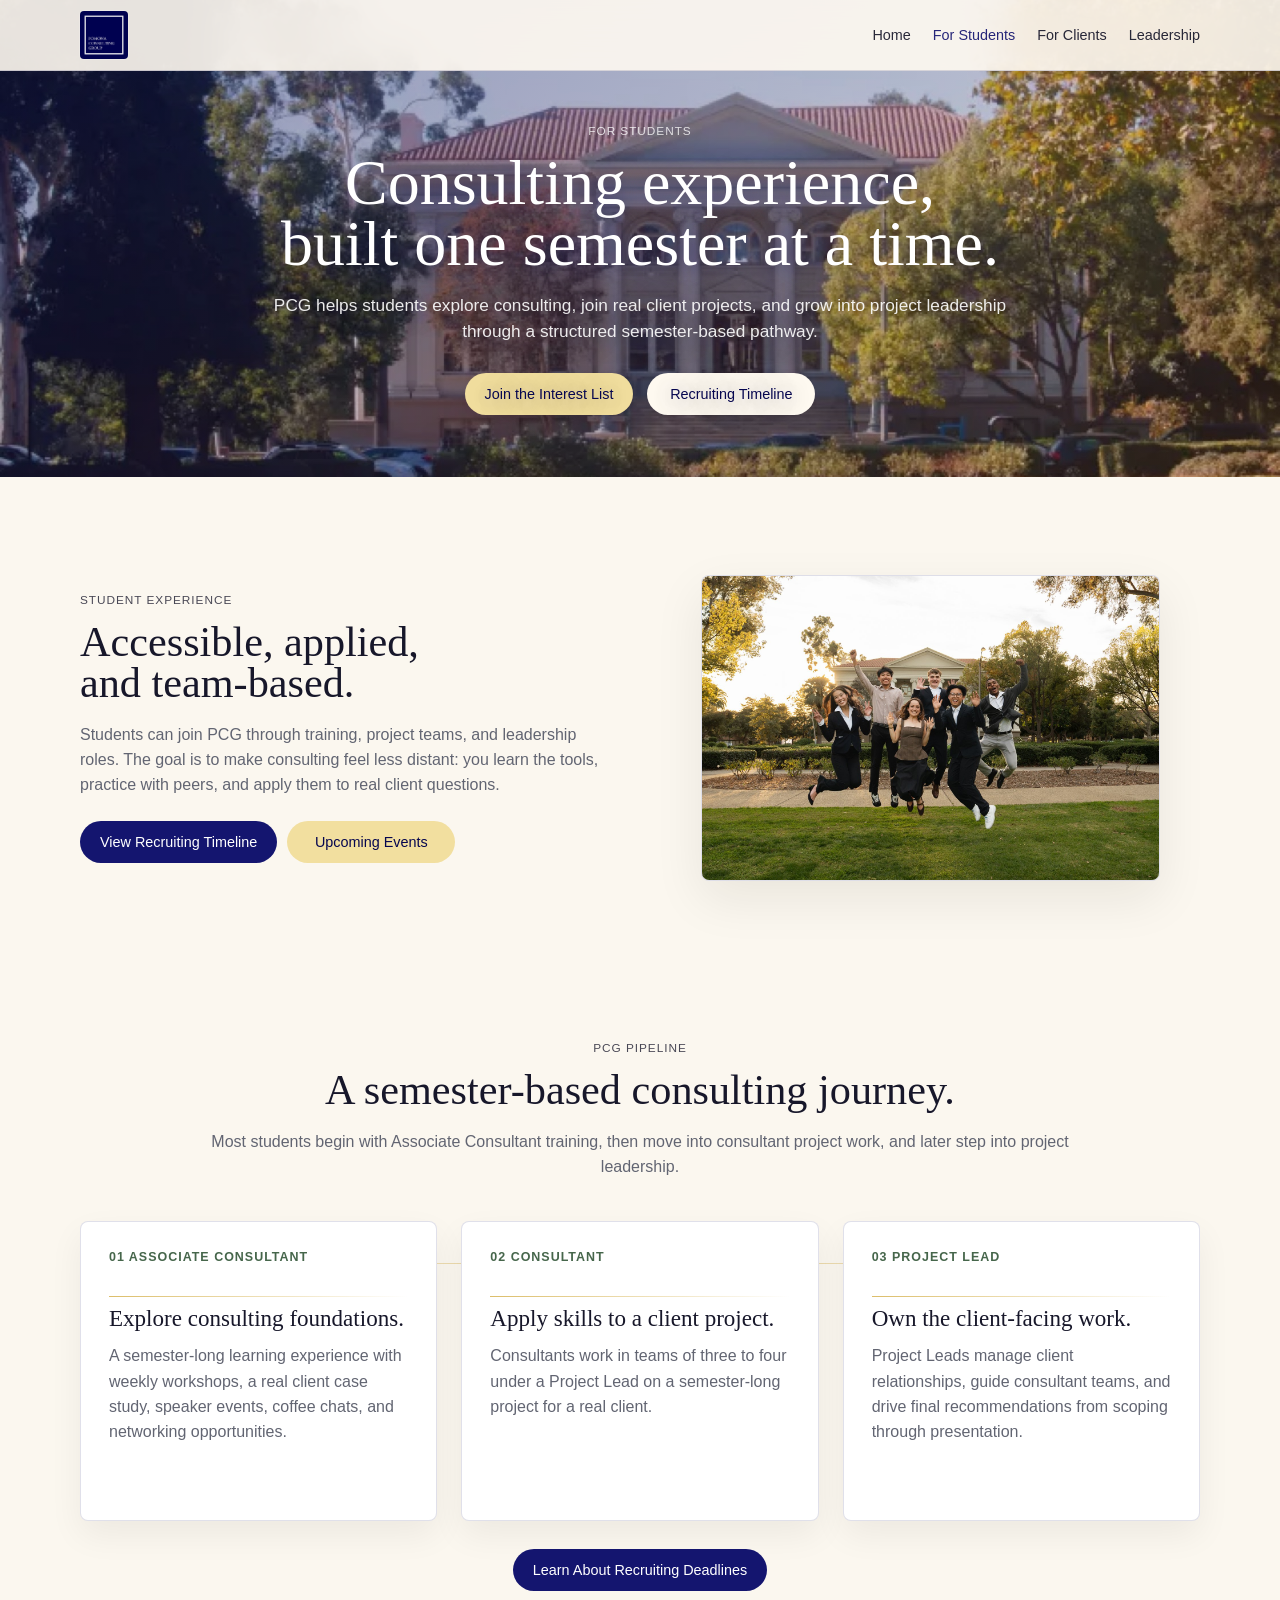
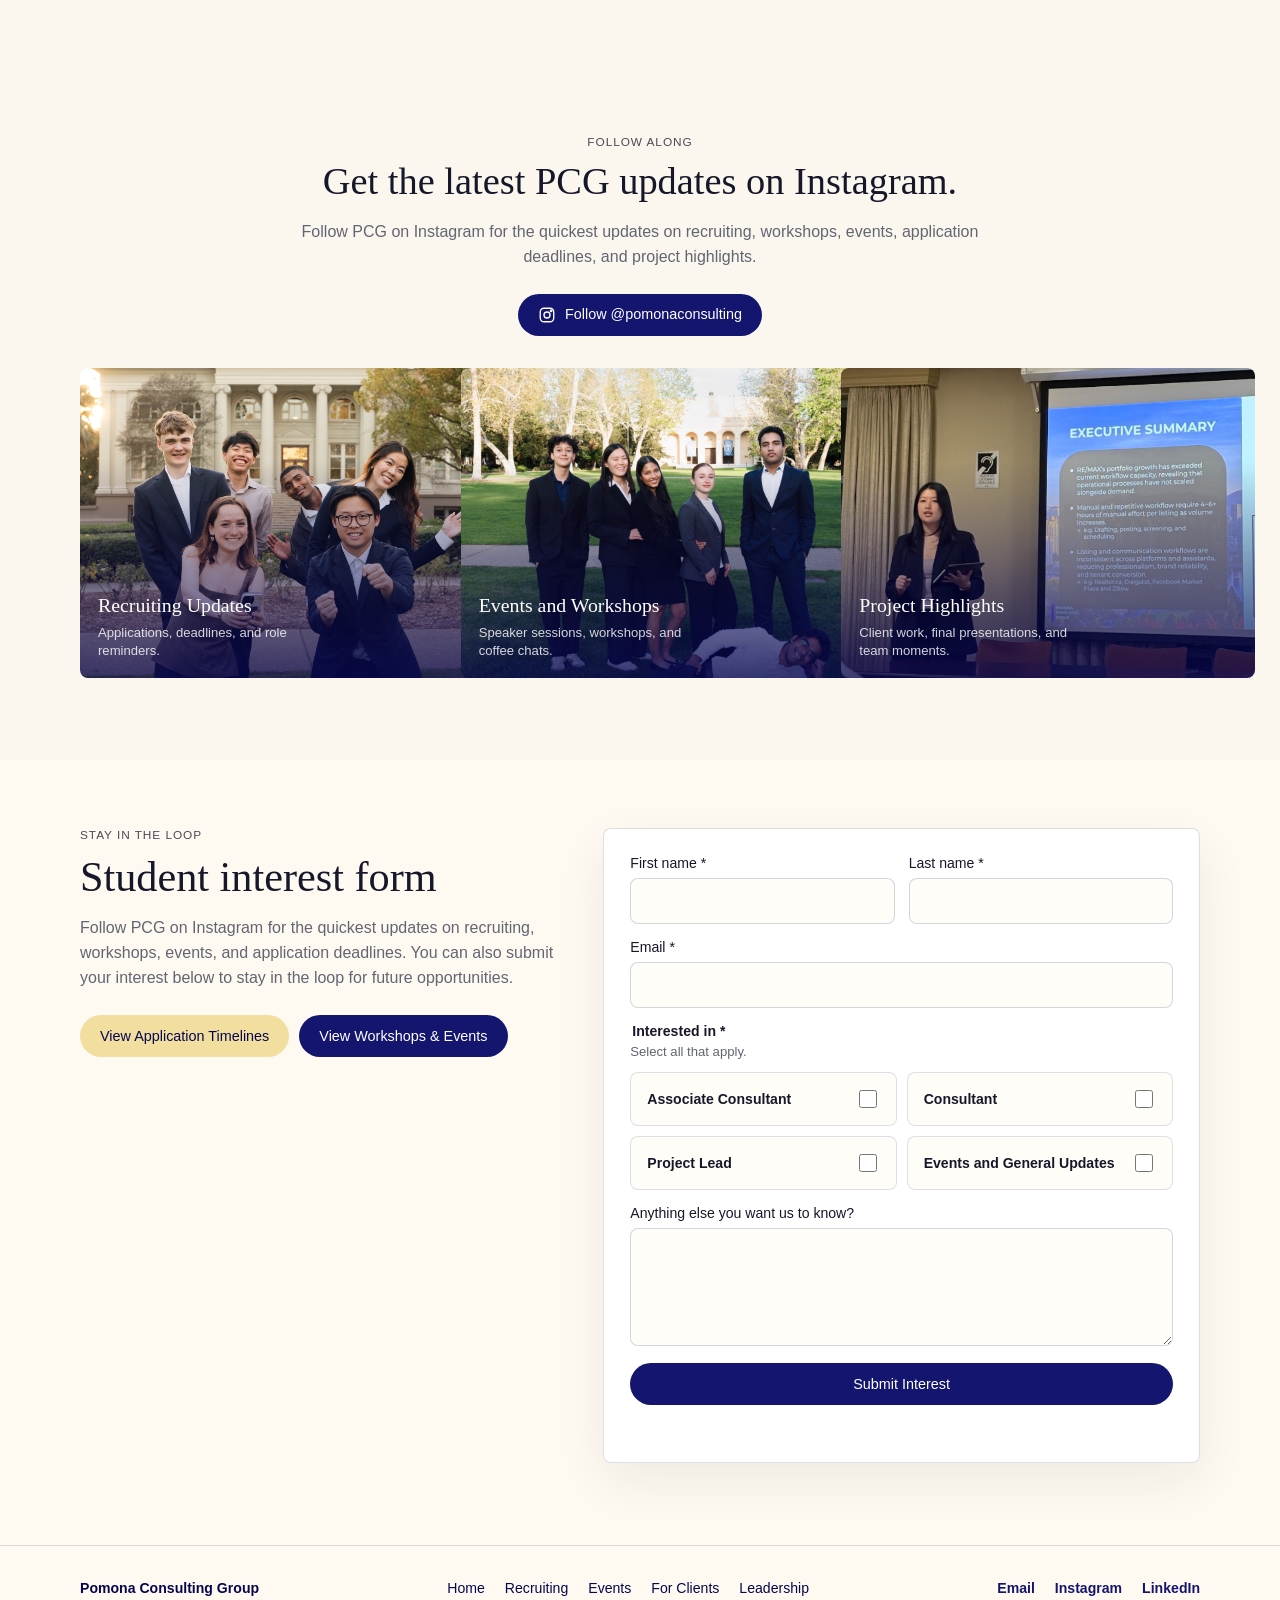
<file: students.html>
<!doctype html>
<html lang="en">
  <head>
    <meta charset="utf-8">
    <meta name="viewport" content="width=device-width, initial-scale=1">
    <meta name="description" content="Learn about student opportunities, recruiting, and consulting pathways at Pomona Consulting Group.">
    <title>For Students | Pomona Consulting Group</title>
    <link rel="icon" href="assets/pcg-logo.png" type="image/png">
    <link rel="apple-touch-icon" href="assets/pcg-logo.png">
    <link rel="stylesheet" href="styles.css">
  </head>
  <body>
    <div class="loader" aria-hidden="true">
      <div class="loader__pill"><span class="loader__spinner"></span><span>welcome to PCG</span></div>
    </div>

    <header class="site-header site-header--solid" data-header>
      <nav class="nav" aria-label="Primary navigation">
        <a class="nav__brand" href="index.html" aria-label="Pomona Consulting Group home"><img src="assets/pcg-logo.png" alt="Pomona Consulting Group"></a>
        <div class="nav__links">
          <a class="nav__link" href="index.html">Home</a>
          <div class="nav__item nav__item--dropdown">
            <a class="nav__link is-active" href="students.html">For Students</a>
            <div class="nav__dropdown" aria-label="For Students submenu">
              <a href="students.html">Overview</a>
              <a href="recruiting.html">Application Timeline</a>
              <a href="events.html">Workshops & Events</a>
            </div>
          </div>
          <a class="nav__link" href="clients.html">For Clients</a>
          <a class="nav__link" href="leadership.html">Leadership</a>
        </div>
        <button class="nav__toggle" type="button" data-menu-toggle aria-label="Open menu"><span></span><span></span></button>
      </nav>
      <div class="mobile-menu" data-mobile-menu>
        <a href="index.html">Home</a>
        <a href="students.html">For Students</a>
        <a href="recruiting.html">Application Timeline</a>
        <a href="events.html">Workshops & Events</a>
        <a href="clients.html">For Clients</a>
        <a href="leadership.html">Leadership</a>
      </div>
    </header>

    <main class="students-page">
      <section class="hero hero--page hero--students">
        <div class="hero__content reveal">
          <p class="eyebrow">For students</p>
          <h1>Consulting experience, built one semester at a time.</h1>
          <p class="hero__dek">PCG helps students explore consulting, join real client projects, and grow into project leadership through a structured semester-based pathway.</p>
          <div class="hero__actions">
            <a class="button button--warm" href="#student-interest">Join the Interest List</a>
            <a class="button button--light" href="recruiting.html">Recruiting Timeline</a>
          </div>
        </div>
      </section>

      <section class="page-section section-pad">
        <div class="photo-split">
          <div class="section-heading reveal">
            <p class="eyebrow">Student experience</p>
            <h2>Accessible, applied, and team-based.</h2>
            <p>Students can join PCG through training, project teams, and leadership roles. The goal is to make consulting feel less distant: you learn the tools, practice with peers, and apply them to real client questions.</p>
            <div class="mini-nav">
              <a class="button" href="recruiting.html">View Recruiting Timeline</a>
              <a class="button button--warm" href="events.html">Upcoming Events</a>
            </div>
          </div>
          <figure class="photo-card photo-card--students-team reveal">
            <img src="assets/photos/students-team.jpg" alt="PCG students standing together on campus">
          </figure>
        </div>
      </section>

      <section class="page-section section-pad" id="pipeline">
        <div class="section-heading section-heading--center reveal">
          <p class="eyebrow">PCG pipeline</p>
          <h2>A semester-based consulting journey.</h2>
          <p>Most students begin with Associate Consultant training, then move into consultant project work, and later step into project leadership.</p>
        </div>
        <div class="journey-grid reveal">
          <article class="journey-card">
            <span>01 Associate Consultant</span>
            <div>
              <h3>Explore consulting foundations.</h3>
              <p>A semester-long learning experience with weekly workshops, a real client case study, speaker events, coffee chats, and networking opportunities.</p>
            </div>
          </article>
          <article class="journey-card">
            <span>02 Consultant</span>
            <div>
              <h3>Apply skills to a client project.</h3>
              <p>Consultants work in teams of three to four under a Project Lead on a semester-long project for a real client.</p>
            </div>
          </article>
          <article class="journey-card">
            <span>03 Project Lead</span>
            <div>
              <h3>Own the client-facing work.</h3>
              <p>Project Leads manage client relationships, guide consultant teams, and drive final recommendations from scoping through presentation.</p>
            </div>
          </article>
        </div>
        <div class="journey-cta reveal">
          <a class="button" href="recruiting.html">Learn About Recruiting Deadlines</a>
        </div>
      </section>

      <section class="page-section section-pad">
        <div class="instagram-grid instagram-grid--feature reveal">
          <div class="section-heading section-heading--center">
            <p class="eyebrow">Follow along</p>
            <h2>Get the latest PCG updates on Instagram.</h2>
            <p>Follow PCG on Instagram for the quickest updates on recruiting, workshops, events, application deadlines, and project highlights.</p>
            <a class="button button--icon" href="https://www.instagram.com/pomonaconsulting/" target="_blank" rel="noreferrer" aria-label="Follow Pomona Consulting Group on Instagram">
              <svg aria-hidden="true" viewBox="0 0 24 24" focusable="false">
                <rect x="3" y="3" width="18" height="18" rx="5"></rect>
                <circle cx="12" cy="12" r="4"></circle>
                <circle cx="17.5" cy="6.5" r="1"></circle>
              </svg>
              <span>Follow @pomonaconsulting</span>
            </a>
          </div>
          <div class="post-grid" aria-label="PCG Instagram update previews">
            <article class="post-card post-card--recruiting"><strong>Recruiting Updates</strong><span>Applications, deadlines, and role reminders.</span></article>
            <article class="post-card post-card--events"><strong>Events and Workshops</strong><span>Speaker sessions, workshops, and coffee chats.</span></article>
            <article class="post-card post-card--presentation"><strong>Project Highlights</strong><span>Client work, final presentations, and team moments.</span></article>
          </div>
        </div>
      </section>

      <section class="form-panel section-pad" id="student-interest">
        <div class="section-heading reveal">
          <p class="eyebrow">Stay in the loop</p>
          <h2>Student interest form</h2>
          <p>Follow PCG on Instagram for the quickest updates on recruiting, workshops, events, and application deadlines. You can also submit your interest below to stay in the loop for future opportunities.</p>
          <div class="mini-nav">
            <a class="button button--warm" href="recruiting.html">View Application Timelines</a>
            <a class="button" href="events.html">View Workshops & Events</a>
          </div>
        </div>
        <div class="form-slot reveal" data-form-state="idle">
          <form class="interest-form" data-google-form data-require-checkbox="Interested in">
            <div class="form-row">
              <label>First name *<input name="First name" autocomplete="given-name" required></label>
              <label>Last name *<input name="Last name" autocomplete="family-name" required></label>
            </div>
            <label>Email *<input type="email" name="Email" autocomplete="email" required></label>
            <fieldset class="interest-choice-panel">
              <legend>Interested in <span aria-hidden="true">*</span></legend>
              <p>Select all that apply.</p>
              <div class="check-grid check-grid--interest">
                <label><span>Associate Consultant</span><input type="checkbox" name="Interested in" value="Associate Consultant"></label>
                <label><span>Consultant</span><input type="checkbox" name="Interested in" value="Consultant"></label>
                <label><span>Project Lead</span><input type="checkbox" name="Interested in" value="Project Lead"></label>
                <label><span>Events and General Updates</span><input type="checkbox" name="Interested in" value="Events and General Updates"></label>
              </div>
            </fieldset>
            <label>Anything else you want us to know? <textarea name="Notes" rows="4"></textarea></label>
            <button class="button" type="submit">Submit Interest</button>
            <p class="form-status" role="status" aria-live="polite"></p>
          </form>
          <svg class="paper-plane" viewBox="0 0 64 64" aria-hidden="true" focusable="false">
            <path d="M58 8 6 31.5l19.4 7.2L34.2 56 58 8Z" fill="#fffdf8" stroke="#08077c" stroke-width="3" stroke-linejoin="round"/>
            <path d="M25.4 38.7 58 8 34.2 56l-4.9-17.6" fill="none" stroke="#868bbf" stroke-width="2.4" stroke-linecap="round" stroke-linejoin="round"/>
          </svg>
          <div class="form-success" data-form-success hidden tabindex="-1">
            <p class="eyebrow">Interest submitted</p>
            <h3>Thank you. Your response has been recorded.</h3>
            <p>We are excited to keep you in the loop. For the quickest updates on recruiting, workshops, application deadlines, and PCG events, connect with us on Instagram.</p>
            <div class="mini-nav">
              <a class="button button--warm" href="https://www.instagram.com/pomonaconsulting/" target="_blank" rel="noreferrer">Follow us on Instagram</a>
              <a class="button" href="recruiting.html">View Application Timelines</a>
            </div>
          </div>
        </div>
      </section>
    </main>

    <footer class="footer">
      <strong>Pomona Consulting Group</strong>
      <div><a href="index.html">Home</a><a href="recruiting.html">Recruiting</a><a href="events.html">Events</a><a href="clients.html">For Clients</a><a href="leadership.html">Leadership</a></div>
      <div><a href="mailto:pomonaconsulting@gmail.com">Email</a><a href="https://www.instagram.com/pomonaconsulting/" target="_blank" rel="noreferrer">Instagram</a><a href="https://www.linkedin.com/company/pomona-consulting-group" target="_blank" rel="noreferrer">LinkedIn</a></div>
    </footer>

    <script src="script.js"></script>
  </body>
</html>
</file>
<file: styles.css>
:root {
  --ink: #17172a;
  --muted: #626572;
  --paper: #fbf7ef;
  --cream: #fffaf1;
  --white: #ffffff;
  --wash: #f1eadc;
  --line: rgba(4, 0, 80, 0.13);
  --navy: #06064f;
  --navy-soft: #14156f;
  --blue: #494e9d;
  --lavender: #868bbf;
  --sage: #6f8c72;
  --sage-dark: #46664b;
  --gold: #d9b85d;
  --gold-soft: #f2df9f;
  --clay: #b86f52;
  --radius: 8px;
  --nav-height: 70px;
  --max: 1120px;
  --font-display: Georgia, "Times New Roman", serif;
  --font-body: "Avenir Next", Avenir, "Helvetica Neue", Arial, sans-serif;
}

* {
  box-sizing: border-box;
}

html {
  scroll-behavior: smooth;
}

body {
  margin: 0;
  background: var(--paper);
  color: var(--ink);
  font-family: var(--font-body);
  font-size: 16px;
  letter-spacing: 0;
}

body.is-loading {
  overflow: hidden;
}

a {
  color: inherit;
  text-decoration: none;
}

img,
video {
  display: block;
  max-width: 100%;
}

.loader {
  position: fixed;
  inset: 0;
  z-index: 100;
  display: grid;
  place-items: center;
  background: var(--navy);
  transition: opacity 700ms ease, visibility 700ms ease;
}

.loader.is-hidden {
  opacity: 0;
  visibility: hidden;
}

.loader__pill {
  display: inline-flex;
  align-items: center;
  gap: 14px;
  min-width: min(380px, calc(100vw - 48px));
  padding: 18px 24px;
  border: 1px solid rgba(255, 255, 255, 0.5);
  border-radius: 999px;
  background: rgba(255, 255, 255, 0.18);
  color: var(--white);
  font-size: 1.25rem;
}

.loader__spinner {
  width: 22px;
  height: 22px;
  border: 3px solid currentColor;
  border-top-color: transparent;
  border-radius: 999px;
  animation: spin 950ms linear infinite;
}

.site-header {
  position: fixed;
  top: 0;
  left: 0;
  right: 0;
  z-index: 20;
  color: var(--white);
  transition: color 260ms ease, background 260ms ease, backdrop-filter 260ms ease;
}

.site-header.is-scrolled,
.site-header.is-open,
.site-header--solid {
  color: var(--ink);
  background: rgba(255, 250, 241, 0.9);
  backdrop-filter: blur(18px);
  border-bottom: 1px solid var(--line);
}

.nav {
  width: min(var(--max), calc(100% - 72px));
  height: var(--nav-height);
  display: grid;
  grid-template-columns: auto 1fr;
  align-items: center;
  gap: 24px;
  margin: 0 auto;
}

.nav__brand {
  display: block;
  width: 48px;
  height: 48px;
}

.nav__brand img {
  width: 100%;
  height: 100%;
  object-fit: cover;
  border-radius: 4px;
  box-shadow: 0 0 0 1px rgba(255, 255, 255, 0.2);
}

.nav__links {
  display: flex;
  align-items: center;
  justify-content: flex-end;
  gap: 22px;
}

.nav__item {
  position: relative;
  display: flex;
  align-items: center;
  height: 100%;
}

.nav__link {
  font-size: 0.9rem;
  opacity: 0.92;
}

.nav__dropdown {
  position: absolute;
  top: calc(100% - 2px);
  left: 50%;
  min-width: 220px;
  display: grid;
  gap: 6px;
  padding: 10px;
  border: 1px solid var(--line);
  border-radius: var(--radius);
  background: rgba(255, 250, 241, 0.96);
  box-shadow: 0 20px 50px rgba(25, 22, 8, 0.12);
  opacity: 0;
  pointer-events: none;
  transform: translate(-50%, -6px);
  transition: opacity 180ms ease, transform 180ms ease;
}

.nav__dropdown a {
  padding: 10px 12px;
  border-radius: 8px;
  color: var(--ink);
  font-size: 0.86rem;
  white-space: nowrap;
}

.nav__dropdown a:hover {
  background: rgba(217, 184, 93, 0.16);
}

.nav__item--dropdown:hover .nav__dropdown,
.nav__item--dropdown:focus-within .nav__dropdown {
  opacity: 1;
  pointer-events: auto;
  transform: translate(-50%, 0);
}

.nav__link.is-active {
  color: var(--gold-soft);
}

.site-header.is-scrolled .nav__link.is-active,
.site-header.is-open .nav__link.is-active,
.site-header--solid .nav__link.is-active {
  color: var(--navy-soft);
}

.button {
  display: inline-flex;
  align-items: center;
  justify-content: center;
  min-height: 42px;
  min-width: 168px;
  padding: 12px 20px;
  border: 0;
  border-radius: 999px;
  background: var(--navy-soft);
  color: var(--white);
  cursor: pointer;
  font: inherit;
  font-size: 0.9rem;
  line-height: 1;
  transition: transform 220ms ease, background 220ms ease, color 220ms ease;
}

.button:hover {
  transform: translateY(-2px);
  background: var(--sage-dark);
}

.button--light {
  background: var(--cream);
  color: var(--navy);
}

.button--warm {
  background: var(--gold-soft);
  color: var(--navy);
}

.button--icon {
  gap: 9px;
}

.button--icon svg {
  width: 18px;
  height: 18px;
  fill: none;
  stroke: currentColor;
  stroke-width: 1.8;
  stroke-linecap: round;
  stroke-linejoin: round;
}

.nav__toggle {
  display: none;
  width: 38px;
  height: 38px;
  border: 0;
  background: transparent;
  color: inherit;
  padding: 0;
}

.nav__toggle span {
  display: block;
  height: 1px;
  background: currentColor;
  margin: 8px 7px;
}

.mobile-menu {
  display: none;
}

.hero {
  min-height: 82svh;
  position: relative;
  display: grid;
  align-items: end;
  justify-items: center;
  padding: calc(var(--nav-height) + 54px) 24px 62px;
  overflow: hidden;
  color: var(--white);
  isolation: isolate;
}

.hero--page {
  min-height: 52svh;
  align-items: center;
  background:
    linear-gradient(135deg, rgba(6, 6, 79, 0.68), rgba(70, 102, 75, 0.46)),
    url("assets/pomona-hero-poster.jpg") center/cover;
}

.hero--students {
  background:
    linear-gradient(135deg, rgba(6, 6, 79, 0.42), rgba(184, 111, 82, 0.18)),
    url("assets/photos/students-hero-building.jpg") center 56%/cover;
}

.hero--students h1 {
  font-size: clamp(2.45rem, 4.4vw, 4.65rem);
}

.hero--clients {
  background:
    linear-gradient(135deg, rgba(6, 6, 79, 0.38), rgba(70, 102, 75, 0.18)),
    url("assets/photos/clients-hero.jpg") center 42%/cover;
}

.hero--leadership {
  background:
    linear-gradient(135deg, rgba(4, 0, 80, 0.68), rgba(36, 55, 50, 0.44)),
    url("assets/photos/students-hero-building.jpg") center 54%/cover;
}

.hero__media {
  position: absolute;
  inset: 0;
  z-index: -2;
  background: var(--navy);
}

.hero__media::after {
  content: "";
  position: absolute;
  inset: 0;
  background:
    radial-gradient(circle at 52% 42%, rgba(242, 223, 159, 0.18), transparent 44%),
    linear-gradient(to bottom, rgba(4, 0, 80, 0.24), rgba(4, 0, 80, 0.08) 46%, rgba(4, 0, 80, 0.42));
  z-index: 2;
}

.hero__video,
.hero__fallback {
  position: absolute;
  inset: 0;
  width: 100%;
  height: 100%;
  object-fit: cover;
}

.hero__video {
  filter: saturate(1.08) contrast(0.98) brightness(1.04);
  pointer-events: none;
}

.hero__fallback {
  background:
    linear-gradient(rgba(4, 0, 80, 0.18), rgba(4, 0, 80, 0.4)),
    url("assets/pomona-hero-poster.jpg") center/cover;
  z-index: -1;
}

.hero__content {
  width: min(1080px, 100%);
  text-align: center;
  text-shadow: 0 2px 26px rgba(4, 0, 80, 0.64);
}

.hero__title {
  max-width: 1080px;
}

.hero__title span {
  display: block;
}

@media (min-width: 720px) {
  .hero__title span:first-child {
    white-space: nowrap;
  }
}

.eyebrow {
  margin: 0 0 14px;
  color: currentColor;
  opacity: 0.78;
  font-size: 0.74rem;
  text-transform: uppercase;
  letter-spacing: 0.08em;
}

h1,
h2,
h3,
p {
  margin-top: 0;
}

h1,
h2,
h3 {
  font-family: var(--font-display);
  font-weight: 400;
  text-wrap: balance;
}

h1 {
  margin: 0 auto 18px;
  font-size: clamp(3rem, 6vw, 6.2rem);
  line-height: 0.92;
}

.hero--home h1 {
  font-size: clamp(3.7rem, 6.2vw, 6.25rem);
}

.hero--page h1 {
  max-width: 920px;
  font-size: clamp(2.6rem, 5vw, 5.2rem);
  line-height: 0.96;
}

h2 {
  margin-bottom: 18px;
  font-size: clamp(2rem, 3.3vw, 3.55rem);
  line-height: 0.98;
}

h3 {
  margin-bottom: 12px;
  font-size: clamp(1.24rem, 1.8vw, 1.8rem);
  line-height: 1.08;
}

.hero__dek {
  max-width: 760px;
  margin: 0 auto 28px;
  color: rgba(255, 255, 255, 0.9);
  font-size: clamp(1rem, 1.35vw, 1.16rem);
  line-height: 1.5;
}

.hero__actions,
.button-row {
  display: flex;
  align-items: center;
  justify-content: center;
  gap: 14px;
  flex-wrap: wrap;
}

.section-pad {
  padding: 82px max(24px, calc((100vw - var(--max)) / 2));
}

.mission {
  background: var(--paper);
}

.mission.section-pad {
  padding-top: 68px;
  padding-bottom: 68px;
}

.mission__copy,
.section-heading {
  width: min(860px, 100%);
}

.mission__copy {
  width: min(780px, 100%);
}

.section-heading--center,
.mission__copy {
  margin: 0 auto;
  text-align: center;
}

.mission p:not(.eyebrow),
.section-heading p:not(.eyebrow),
.metrics p,
.preview-card p,
.client-panel p,
.interest-form p,
.detail-card p,
.process-card p,
.profile-card p,
.timeline-item p {
  color: var(--muted);
  line-height: 1.58;
}

.mission p:not(.eyebrow) {
  max-width: 720px;
  margin-left: auto;
  margin-right: auto;
}

.mission p:not(.eyebrow) + p {
  margin-top: -4px;
}

.partners {
  background: var(--cream);
  overflow: hidden;
  border-top: 1px solid rgba(4, 0, 80, 0.08);
  border-bottom: 1px solid rgba(4, 0, 80, 0.08);
}

.logo-marquee {
  margin-top: 38px;
  overflow: hidden;
}

.logo-track {
  display: flex;
  width: max-content;
  gap: 56px;
  align-items: center;
  animation: marquee 54s linear infinite;
}

.logo-card {
  width: 270px;
  height: 148px;
  display: grid;
  place-items: center;
  padding: 0;
}

.logo-card--wide {
  width: 370px;
}

.logo-card--tall {
  width: 210px;
}

.logo-card--wikipedia {
  width: 250px;
}

.logo-card img {
  max-width: 100%;
  max-height: 118px;
  object-fit: contain;
}

.logo-card--wide img {
  max-width: 100%;
  max-height: 116px;
}

.logo-card--tall img,
.logo-card--seal img,
.logo-card--remax img,
.logo-card--wikipedia img {
  max-height: 138px;
}

.logo-card--matriark img,
.logo-card--student-life img,
.logo-card--crew img,
.logo-card--mouthfuel img,
.logo-card--projexon img {
  max-width: 98%;
}

.logo-card--matriark img {
  max-height: 120px;
}

.logo-card--student-life img {
  max-height: 108px;
}

.logo-card--mouthfuel img {
  max-height: 106px;
}

.logo-card--projexon img {
  max-height: 122px;
}

.logo-card--lg img,
.logo-card--boys-girls img {
  max-height: 132px;
}

.logo-card--access img {
  max-height: 138px;
}

.metrics {
  display: grid;
  grid-template-columns: minmax(0, 0.95fr) minmax(0, 1.05fr);
  gap: 34px;
  align-items: center;
  background:
    linear-gradient(135deg, rgba(242, 223, 159, 0.28), transparent 34%),
    linear-gradient(#fbf7ef, #f3eadb);
}

.metrics__photo {
  min-height: 500px;
  border-radius: var(--radius);
  overflow: hidden;
  box-shadow: 0 24px 70px rgba(25, 22, 8, 0.14);
  background: #efe3cf;
}

.metrics__photo img {
  width: 100%;
  height: 100%;
  min-height: 520px;
  object-fit: cover;
  object-position: center 30%;
}

.metrics__photo--full {
  min-height: 500px;
}

.metrics__photo--full img {
  min-height: 500px;
  height: 100%;
  max-height: none;
  object-fit: cover;
  object-position: center 45%;
}

.metrics__content h2 {
  font-size: clamp(2rem, 3vw, 3.35rem);
}

.metrics__grid {
  display: grid;
  grid-template-columns: repeat(2, 1fr);
  gap: 14px;
  margin-top: 26px;
}

.metric-card {
  min-height: 148px;
  display: flex;
  flex-direction: column;
  justify-content: space-between;
  padding: 20px;
  border: 1px solid rgba(4, 0, 80, 0.1);
  border-radius: var(--radius);
  background: rgba(255, 255, 255, 0.72);
}

.metric-card strong {
  color: var(--navy-soft);
  font-family: var(--font-display);
  font-size: clamp(3rem, 5vw, 5rem);
  line-height: 0.82;
  font-weight: 400;
}

.metric-card span {
  color: var(--ink);
  font-size: 0.82rem;
  font-weight: 700;
  letter-spacing: 0.04em;
  text-transform: uppercase;
}

.preview-grid {
  display: grid;
  grid-template-columns: 1fr 1fr;
  gap: 18px;
  background: var(--white);
}

.preview-card {
  min-height: 410px;
  display: flex;
  flex-direction: column;
  align-items: flex-start;
  justify-content: space-between;
  padding: 30px;
  border-radius: var(--radius);
  border: 1px solid var(--line);
  overflow: hidden;
}

.preview-card--students {
  background: linear-gradient(135deg, #ffffff, #f4eedf);
}

.preview-card--clients {
  background: linear-gradient(135deg, #f8fbf5, #eef3e8);
}

.preview-card p:not(.eyebrow) {
  max-width: 560px;
}

.preview-card__image {
  width: calc(100% + 60px);
  height: 250px;
  margin: -30px -30px 24px;
  overflow: hidden;
  border-bottom: 1px solid rgba(4, 0, 80, 0.1);
  background: #f7efe1;
}

.preview-card__image img {
  width: 100%;
  height: 100%;
  object-fit: cover;
}

.preview-card--students .preview-card__image img {
  object-position: center 48%;
}

.preview-card--clients .preview-card__image img {
  object-position: center 42%;
}

.leadership-teaser {
  display: grid;
  grid-template-columns: 0.95fr 1.05fr;
  gap: 48px;
  align-items: center;
  background: var(--navy);
  color: var(--white);
}

.leadership-teaser p {
  color: rgba(255, 255, 255, 0.76);
}

.portrait-stack {
  display: grid;
  grid-template-columns: repeat(3, 1fr);
  gap: 14px;
  min-height: 300px;
  align-self: center;
}

.portrait-stack div {
  display: flex;
  align-items: center;
  justify-content: center;
  height: 300px;
  border-radius: var(--radius);
  background: rgba(255, 255, 255, 0.08);
  box-shadow: inset 0 0 0 1px rgba(255, 255, 255, 0.16);
  overflow: hidden;
}

.portrait-stack img {
  width: 100%;
  height: 100%;
  object-fit: cover;
  object-position: center center;
  transform: translateY(8px) scale(1.06);
}

.portrait-stack div:nth-child(2) img {
  object-position: 44% 42%;
  transform: translateY(-24px) scale(1.18);
}

.portrait-stack div:nth-child(3) img {
  object-position: center center;
  transform: translateY(8px) scale(1.05);
}

.portrait-stack div:nth-child(2) {
  transform: none;
}

.portrait-stack div:nth-child(3) {
  transform: none;
}

.page-section {
  background: var(--paper);
}

.students-page .page-section + .page-section {
  padding-top: 62px;
}

.students-page .form-panel {
  padding-top: 68px;
}

.content-split {
  display: grid;
  grid-template-columns: 0.85fr 1.15fr;
  gap: 48px;
  align-items: start;
}

.photo-split {
  display: grid;
  grid-template-columns: 1fr 1fr;
  gap: 42px;
  align-items: center;
}

.photo-card {
  overflow: hidden;
  border-radius: var(--radius);
  background: var(--white);
  border: 1px solid var(--line);
  box-shadow: 0 18px 50px rgba(25, 22, 8, 0.08);
}

.photo-card img {
  width: 100%;
  height: min(48vw, 520px);
  min-height: 320px;
  object-fit: cover;
}

.photo-card--top img {
  object-position: center 24%;
}

.photo-card--students-team img {
  height: auto;
  min-height: 0;
  object-fit: contain;
  object-position: center center;
}

.photo-card--presentation img {
  object-position: center 38%;
}

.mini-nav {
  display: flex;
  flex-wrap: wrap;
  gap: 10px;
  margin-top: 24px;
}

.detail-grid,
.project-grid,
.profile-grid {
  display: grid;
  gap: 18px;
}

.detail-grid {
  grid-template-columns: repeat(3, 1fr);
}

.project-grid {
  grid-template-columns: repeat(3, 1fr);
}

.profile-grid {
  grid-template-columns: repeat(auto-fit, minmax(230px, 1fr));
}

.profile-grid--md {
  grid-template-columns: repeat(3, minmax(0, 1fr));
  align-items: stretch;
}

.directors-section {
  border-top: 1px solid var(--line);
  background: rgba(244, 237, 220, 0.72);
}

.directors-layout {
  display: grid;
  gap: 18px;
}

.directors-row {
  display: grid;
  grid-template-columns: repeat(3, minmax(0, 1fr));
  gap: 18px;
}

.directors-row--center {
  grid-template-columns: repeat(2, minmax(0, 1fr));
  width: min(760px, 100%);
  margin: 0 auto;
}

.detail-card,
.process-card,
.profile-card,
.timeline-item {
  border: 1px solid var(--line);
  border-radius: var(--radius);
  background: rgba(255, 255, 255, 0.78);
  padding: 22px;
}

.detail-card span,
.process-card span,
.timeline-item span {
  display: inline-block;
  margin-bottom: 18px;
  color: var(--sage-dark);
  font-size: 0.78rem;
  font-weight: 800;
  letter-spacing: 0.08em;
  text-transform: uppercase;
}

.pipeline {
  display: grid;
  gap: 14px;
  position: relative;
}

.pipeline::before {
  content: "";
  position: absolute;
  left: 22px;
  top: 24px;
  bottom: 24px;
  width: 1px;
  background: var(--line);
}

.timeline-item {
  position: relative;
  padding-left: 58px;
}

.timeline-item::before {
  content: "";
  position: absolute;
  left: 12px;
  top: 26px;
  width: 20px;
  height: 20px;
  border: 4px solid var(--paper);
  border-radius: 999px;
  background: var(--gold);
  box-shadow: 0 0 0 1px var(--line);
}

.journey-grid {
  position: relative;
  display: grid;
  grid-template-columns: repeat(3, 1fr);
  gap: 24px;
  margin-top: 42px;
}

.journey-grid::before {
  content: "";
  position: absolute;
  left: 12%;
  right: 12%;
  top: 42px;
  height: 1px;
  background: linear-gradient(90deg, transparent, rgba(217, 184, 93, 0.8), transparent);
  pointer-events: none;
}

.journey-card {
  position: relative;
  z-index: 1;
  min-height: 300px;
  display: flex;
  flex-direction: column;
  justify-content: flex-start;
  padding: 28px;
  border: 1px solid rgba(4, 0, 80, 0.12);
  border-radius: var(--radius);
  background: var(--white);
  box-shadow: 0 14px 34px rgba(25, 22, 8, 0.06);
  transition: transform 220ms ease, box-shadow 220ms ease, border-color 220ms ease;
}

.journey-card::before {
  content: "";
  position: absolute;
  left: 28px;
  right: 28px;
  top: 74px;
  height: 1px;
  background: linear-gradient(90deg, rgba(217, 184, 93, 0.92), transparent);
}

.journey-card:hover {
  transform: translateY(-6px);
  border-color: rgba(217, 184, 93, 0.7);
  box-shadow: 0 22px 50px rgba(25, 22, 8, 0.11);
}

.journey-card span {
  min-height: 28px;
  display: flex;
  align-items: flex-start;
  color: var(--sage-dark);
  font-size: 0.78rem;
  font-weight: 800;
  letter-spacing: 0.08em;
  text-transform: uppercase;
}

.journey-card div {
  margin-top: 28px;
}

.journey-card p {
  color: var(--muted);
  line-height: 1.58;
}

.journey-cta {
  display: flex;
  justify-content: center;
  margin-top: 28px;
}

.timeline-list {
  display: grid;
  gap: 18px;
}

.timeline-role {
  display: grid;
  grid-template-columns: 0.72fr 1.28fr;
  gap: 22px;
  align-items: start;
  padding: 24px;
  border: 1px solid var(--line);
  border-radius: var(--radius);
  background: rgba(255, 255, 255, 0.82);
}

.date-list {
  display: grid;
  gap: 10px;
  margin: 18px 0 0;
  padding: 0;
  list-style: none;
}

.date-list li {
  display: flex;
  justify-content: space-between;
  gap: 18px;
  padding: 10px 0;
  border-bottom: 1px solid rgba(4, 0, 80, 0.09);
}

.check-grid {
  display: grid;
  grid-template-columns: repeat(2, 1fr);
  gap: 10px;
}

.check-grid label {
  display: flex;
  align-items: center;
  gap: 10px;
  padding: 12px;
  border: 1px solid rgba(4, 0, 80, 0.12);
  border-radius: var(--radius);
  background: #fffdf8;
}

.check-grid input {
  width: auto;
}

.interest-choice-panel {
  display: grid;
  gap: 8px;
  margin: 0;
  padding: 2px 0 0;
  border: 0;
  background: transparent;
}

.interest-choice-panel legend {
  margin-bottom: 4px;
  color: var(--ink);
  font-size: 0.88rem;
  font-weight: 700;
}

.interest-choice-panel > p {
  margin: -2px 0 4px;
  color: var(--muted);
  font-size: 0.82rem;
  line-height: 1.35;
}

.check-grid--interest {
  width: 100%;
  grid-template-columns: repeat(2, minmax(0, 1fr));
  gap: 10px;
}

.interest-form .check-grid--interest label {
  display: grid;
  grid-template-columns: minmax(0, 1fr) auto;
  min-height: 54px;
  align-items: center;
  column-gap: 16px;
  padding: 14px 16px;
  border: 1px solid rgba(4, 0, 80, 0.12);
  border-radius: var(--radius);
  background: #fffdf8;
  cursor: pointer;
  transition: background 180ms ease, border-color 180ms ease, box-shadow 180ms ease;
}

.interest-form .check-grid--interest label span {
  min-width: 0;
  color: var(--ink);
  font-weight: 700;
  line-height: 1.2;
}

.interest-form .check-grid--interest input {
  justify-self: end;
  width: 18px;
  height: 18px;
  min-height: 0;
  accent-color: var(--navy-soft);
}

.check-grid--interest label:has(input:checked) {
  border-color: rgba(20, 21, 111, 0.72);
  background: rgba(134, 139, 191, 0.12);
  box-shadow: inset 0 0 0 1px rgba(20, 21, 111, 0.18);
}

.instagram-grid {
  display: grid;
  grid-template-columns: 0.72fr 1.28fr;
  gap: 34px;
  align-items: center;
}

.instagram-grid--feature {
  grid-template-columns: 1fr;
  gap: 32px;
  align-items: stretch;
}

.instagram-grid--feature .section-heading {
  width: min(720px, 100%);
}

.instagram-grid--feature h2 {
  font-size: clamp(2rem, 3vw, 3.25rem);
}

.instagram-grid--feature .button {
  margin-top: 8px;
}

.post-grid {
  display: grid;
  grid-template-columns: repeat(3, 1fr);
  gap: 22px;
}

.post-card {
  min-height: 310px;
  aspect-ratio: 4 / 3;
  display: flex;
  flex-direction: column;
  justify-content: flex-end;
  padding: 18px;
  border-radius: var(--radius);
  background:
    linear-gradient(to top, rgba(6, 6, 79, 0.78) 0%, rgba(6, 6, 79, 0.42) 34%, rgba(6, 6, 79, 0) 70%),
    url("assets/photos/team-warm.jpg") center/cover;
  color: var(--white);
  overflow: hidden;
}

.post-card strong {
  font-family: var(--font-display);
  font-size: clamp(1.24rem, 1.5vw, 1.48rem);
  font-weight: 400;
  line-height: 1.05;
}

.post-card span {
  max-width: 220px;
  margin-top: 8px;
  color: rgba(255, 255, 255, 0.82);
  font-size: 0.82rem;
  line-height: 1.35;
}

.post-card--events {
  background:
    linear-gradient(to top, rgba(6, 6, 79, 0.78) 0%, rgba(6, 6, 79, 0.42) 34%, rgba(6, 6, 79, 0) 70%),
    url("assets/photos/follow-events.jpg") center 46%/cover;
}

.post-card--presentation {
  background:
    linear-gradient(to top, rgba(6, 6, 79, 0.78) 0%, rgba(6, 6, 79, 0.42) 34%, rgba(6, 6, 79, 0) 70%),
    url("assets/photos/follow-presentation.jpg") center 42%/cover;
}

.post-card--recruiting {
  background:
    linear-gradient(to top, rgba(6, 6, 79, 0.78) 0%, rgba(6, 6, 79, 0.42) 34%, rgba(6, 6, 79, 0) 70%),
    url("assets/photos/follow-recruiting.jpg") center 40%/cover;
}

.form-panel {
  display: grid;
  grid-template-columns: minmax(0, 0.82fr) minmax(360px, 1fr);
  gap: 34px;
  align-items: start;
  background: var(--cream);
}

.form-slot {
  grid-column: 2;
  grid-row: 1;
  position: relative;
  width: min(640px, 100%);
  justify-self: end;
  min-height: 420px;
}

.interest-form {
  position: relative;
  overflow: hidden;
  width: 100%;
  display: grid;
  gap: 15px;
  padding: 26px;
  border: 1px solid var(--line);
  border-radius: var(--radius);
  background: var(--white);
  box-shadow: 0 18px 50px rgba(25, 22, 8, 0.07);
  transform-origin: 50% 62%;
  transition: transform 420ms ease, border-color 420ms ease, box-shadow 420ms ease;
}

.interest-form[hidden] {
  display: none;
}

.interest-form label {
  display: grid;
  gap: 7px;
  color: var(--ink);
  font-size: 0.88rem;
}

.interest-form > * {
  transition: opacity 280ms ease, transform 280ms ease;
}

.form-slot[data-form-state="submitting"] .interest-form {
  border-color: rgba(217, 184, 93, 0.55);
  box-shadow: 0 20px 54px rgba(25, 22, 8, 0.1);
}

.form-slot[data-form-state="sent"] .interest-form {
  animation: form-card-to-plane 560ms cubic-bezier(0.2, 0.8, 0.2, 1) forwards;
  border-color: rgba(217, 184, 93, 0.74);
}

.form-slot[data-form-state="sent"] .interest-form > * {
  animation: form-fields-fold 320ms ease forwards;
}

.interest-form > .button {
  width: 100%;
  margin-top: 2px;
}

.interest-form > .button:disabled {
  cursor: wait;
  opacity: 0.68;
}

.form-status {
  min-height: 20px;
  margin: -4px 0 0;
  color: var(--sage-dark);
  font-size: 0.85rem;
  line-height: 1.35;
}

.form-success {
  width: 100%;
  display: grid;
  gap: 16px;
  padding: 32px;
  border: 1px solid rgba(217, 184, 93, 0.45);
  border-radius: var(--radius);
  background: linear-gradient(135deg, rgba(255, 253, 248, 0.98), rgba(244, 237, 220, 0.92));
  box-shadow: 0 18px 50px rgba(25, 22, 8, 0.08);
  opacity: 0;
  transform: translateY(16px);
}

.form-success[hidden] {
  display: none;
}

.form-slot[data-form-state="complete"] .form-success {
  animation: success-rise 540ms ease forwards;
}

.form-success h3 {
  margin: 0;
  max-width: 17ch;
  font-size: clamp(2rem, 3vw, 2.8rem);
}

.form-success p:not(.eyebrow) {
  margin: 0;
  color: var(--muted);
  line-height: 1.65;
}

.paper-plane {
  position: absolute;
  left: 50%;
  top: 52%;
  z-index: 6;
  width: 46px;
  height: 46px;
  pointer-events: none;
  opacity: 0;
  transform: translate(-50%, -50%) rotate(-8deg) scale(0.72);
}

.form-slot[data-form-state="sent"] .paper-plane {
  animation: paper-plane-send 980ms 220ms cubic-bezier(0.2, 0.82, 0.24, 1) forwards;
}

.form-row {
  display: grid;
  grid-template-columns: 1fr 1fr;
  gap: 14px;
}

input,
select,
textarea {
  width: 100%;
  min-height: 46px;
  border: 1px solid rgba(4, 0, 80, 0.16);
  border-radius: var(--radius);
  background: #fffdf8;
  color: var(--ink);
  font: inherit;
  padding: 12px 13px;
}

textarea {
  min-height: 118px;
  resize: vertical;
}

input:focus,
select:focus,
textarea:focus {
  outline: 2px solid rgba(217, 184, 93, 0.45);
  border-color: var(--sage-dark);
}

.profile-card {
  display: grid;
  gap: 14px;
  min-height: 100%;
}

.profile-card--md {
  align-content: start;
}

.profile-photo {
  aspect-ratio: 1 / 1;
  display: grid;
  place-items: center;
  border-radius: var(--radius);
  background: linear-gradient(135deg, #f1eadc, #dfe8d8);
  color: var(--navy);
  font-family: var(--font-display);
  font-size: 2rem;
  box-shadow: inset 0 0 0 1px rgba(4, 0, 80, 0.1);
  overflow: hidden;
}

.profile-photo--headshot {
  aspect-ratio: 4 / 5;
  background: rgba(255, 253, 248, 0.72);
}

.profile-photo--headshot img {
  width: 100%;
  height: 100%;
  object-fit: cover;
}

.profile-photo--left img {
  object-position: center center;
  transform: translateY(8px) scale(1.06);
}

.profile-photo--middle img {
  object-position: 44% 42%;
  transform: translateY(-24px) scale(1.18);
}

.profile-photo--right img {
  object-position: center center;
  transform: translateY(8px) scale(1.05);
}

.profile-meta {
  display: grid;
  gap: 5px;
  color: var(--muted);
  font-size: 0.88rem;
}

.footer {
  display: grid;
  grid-template-columns: auto 1fr auto;
  gap: 28px;
  align-items: center;
  padding: 34px max(24px, calc((100vw - var(--max)) / 2));
  color: var(--navy);
  background: var(--cream);
  border-top: 1px solid var(--line);
  font-size: 0.88rem;
}

.footer div {
  display: flex;
  gap: 20px;
  flex-wrap: wrap;
  justify-content: center;
}

.footer div:last-child {
  justify-content: flex-end;
}

.footer div:last-child a {
  font-weight: 700;
  color: var(--navy-soft);
}

.footer a {
  transition: color 180ms ease, opacity 180ms ease;
}

.footer a:hover {
  color: var(--sage-dark);
  opacity: 1;
}

.reveal {
  opacity: 0;
  transform: translateY(28px);
  transition: opacity 700ms ease, transform 700ms ease;
}

.reveal.is-visible {
  opacity: 1;
  transform: translateY(0);
}

@keyframes spin {
  to {
    transform: rotate(360deg);
  }
}

@keyframes marquee {
  to {
    transform: translateX(-50%);
  }
}

@media (prefers-reduced-motion: reduce) {
  *,
  *::before,
  *::after {
    animation-duration: 0.001ms !important;
    animation-iteration-count: 1 !important;
    scroll-behavior: auto !important;
    transition-duration: 0.001ms !important;
  }
}

@media (max-width: 1040px) {
  .detail-grid,
  .project-grid,
  .profile-grid {
    grid-template-columns: repeat(2, 1fr);
  }
}

@media (max-width: 920px) {
  .nav {
    grid-template-columns: auto 1fr auto;
  }

  .nav__links {
    display: none;
  }

  .nav__toggle {
    display: block;
    justify-self: end;
  }

  .mobile-menu {
    display: grid;
    gap: 18px;
    padding: 0 28px;
    max-height: 0;
    overflow: hidden;
    background: rgba(255, 250, 241, 0.94);
    color: var(--ink);
    transition: max-height 260ms ease, padding 260ms ease;
  }

  .mobile-menu.is-open {
    max-height: 280px;
    padding-bottom: 24px;
  }

  .metrics,
  .preview-grid,
  .leadership-teaser,
  .content-split,
  .photo-split,
  .form-panel,
  .instagram-grid,
  .footer {
    grid-template-columns: 1fr;
  }

  .metrics__photo,
  .metrics__photo img {
    min-height: 340px;
  }

  .metrics__photo--full img {
    min-height: 340px;
    max-height: none;
  }

  .portrait-stack {
    min-height: 280px;
  }

  .portrait-stack div {
    height: 280px;
  }

  .journey-grid,
  .profile-grid--md,
  .directors-row,
  .directors-row--center {
    grid-template-columns: 1fr;
    width: 100%;
  }

  .journey-grid::before {
    display: none;
  }

  .journey-card {
    min-height: auto;
  }

  .post-card {
    min-height: 240px;
  }

  .instagram-grid--feature {
    gap: 28px;
  }

  .instagram-grid--feature .section-heading {
    text-align: center;
  }

  .footer,
  .footer div,
  .footer div:last-child {
    justify-content: center;
    text-align: center;
  }

  .form-slot {
    grid-column: auto;
    grid-row: auto;
    width: 100%;
    justify-self: stretch;
  }
}

@media (max-width: 640px) {
  .nav {
    width: calc(100% - 28px);
  }

  .nav__brand {
    width: 44px;
    height: 44px;
  }

  .hero {
    min-height: 78svh;
    padding: calc(var(--nav-height) + 38px) 18px 46px;
  }

  .hero--home h1 {
    font-size: clamp(3rem, 15vw, 4.6rem);
  }

  h1 {
    font-size: clamp(2.65rem, 13vw, 4.5rem);
  }

  .hero--page h1 {
    font-size: clamp(2.35rem, 11vw, 3.8rem);
  }

  .hero--students h1 {
    font-size: clamp(2.35rem, 10vw, 3.55rem);
  }

  .hero__dek {
    font-size: 0.98rem;
  }

  .section-pad {
    padding: 64px 18px;
  }

  .mission.section-pad {
    padding-top: 54px;
    padding-bottom: 54px;
  }

  .metrics__grid,
  .detail-grid,
  .project-grid,
  .profile-grid,
  .post-grid,
  .timeline-role,
  .check-grid,
  .form-row {
    grid-template-columns: 1fr;
  }

  .check-grid--interest {
    grid-template-columns: 1fr;
  }

  .instagram-grid--feature h2 {
    font-size: clamp(2rem, 9vw, 3rem);
  }

  .post-grid {
    gap: 16px;
  }

  .post-card {
    min-height: 280px;
  }

  .preview-card {
    min-height: 320px;
    padding: 22px;
  }

  .preview-card__image {
    width: calc(100% + 44px);
    height: 210px;
    margin: -22px -22px 20px;
  }

  .logo-card {
    width: 210px;
    height: 118px;
  }

  .logo-card--wide {
    width: 280px;
  }

  .logo-card--tall {
    width: 150px;
  }

  .logo-card--wikipedia {
    width: 190px;
  }

  .logo-card img {
    max-height: 92px;
  }

  .logo-card--wide img {
    max-height: 90px;
  }

  .logo-card--tall img,
  .logo-card--seal img,
  .logo-card--remax img,
  .logo-card--access img,
  .logo-card--wikipedia img {
    max-height: 108px;
  }
}

@keyframes form-fields-fold {
  0% {
    opacity: 1;
    transform: translateY(0) scale(1);
  }
  100% {
    opacity: 0;
    transform: translate(20px, -14px) scale(0.72);
  }
}

@keyframes form-card-to-plane {
  0% {
    opacity: 1;
    transform: translate(0, 0) rotate(0deg) scale(1);
  }
  42% {
    opacity: 0.55;
    transform: translate(26px, -18px) rotate(4deg) scale(0.34, 0.24);
    box-shadow: 0 10px 24px rgba(25, 22, 8, 0.05);
  }
  100% {
    opacity: 0;
    transform: translate(36px, -28px) rotate(16deg) scale(0.06);
    box-shadow: none;
  }
}

@keyframes paper-plane-send {
  0% {
    opacity: 0;
    transform: translate(-50%, -50%) rotate(-12deg) scale(0.48);
  }
  14% {
    opacity: 1;
  }
  58% {
    opacity: 1;
    transform: translate(54%, -160%) rotate(16deg) scale(0.9);
  }
  100% {
    opacity: 0;
    transform: translate(155%, -295%) rotate(32deg) scale(0.56);
  }
}

@keyframes success-rise {
  0% {
    opacity: 0;
    transform: translateY(18px);
  }
  100% {
    opacity: 1;
    transform: translateY(0);
  }
}

@media (prefers-reduced-motion: reduce) {
  .form-slot[data-form-state] .interest-form,
  .form-slot[data-form-state] .interest-form > *,
  .form-slot[data-form-state] .paper-plane,
  .form-slot[data-form-state] .form-success {
    animation: none !important;
    transition: none !important;
  }

  .paper-plane {
    display: none;
  }

  .form-slot[data-form-state="complete"] .form-success {
    opacity: 1;
    transform: none;
  }
}
</file>
